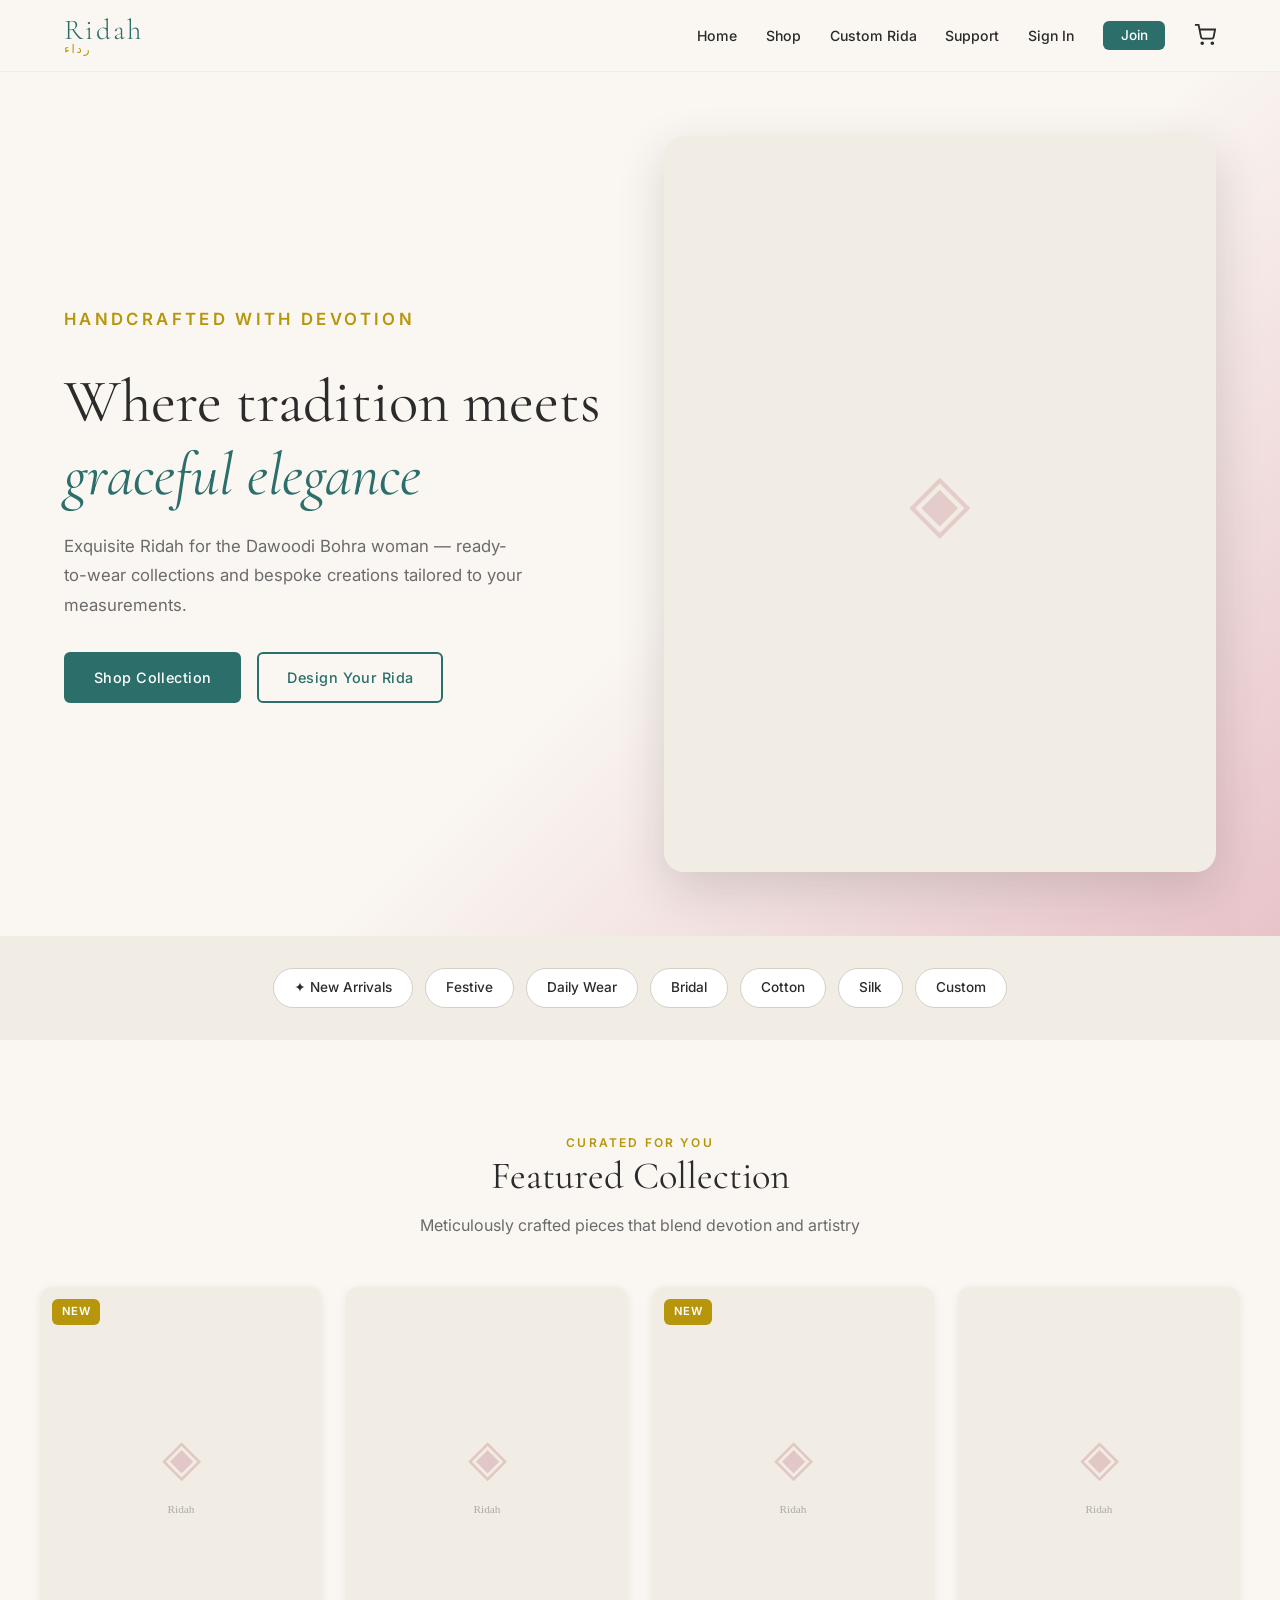
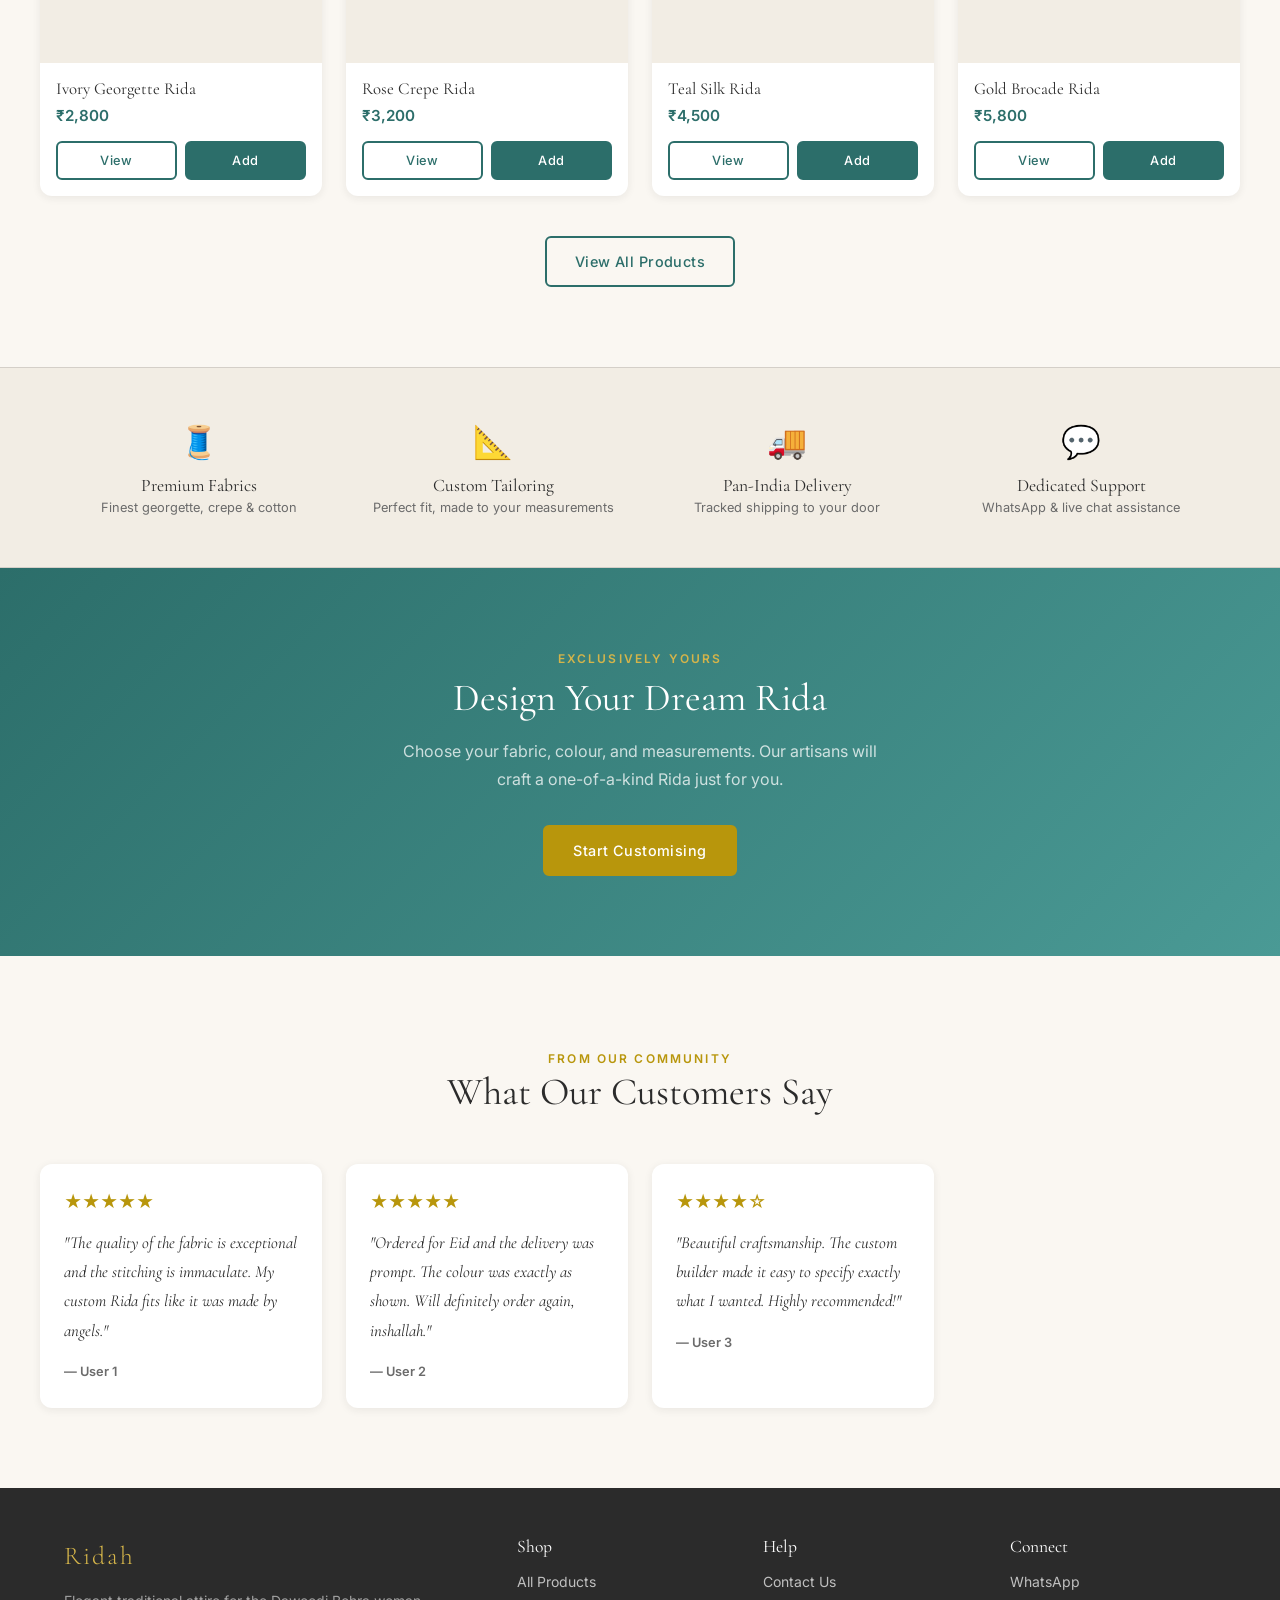
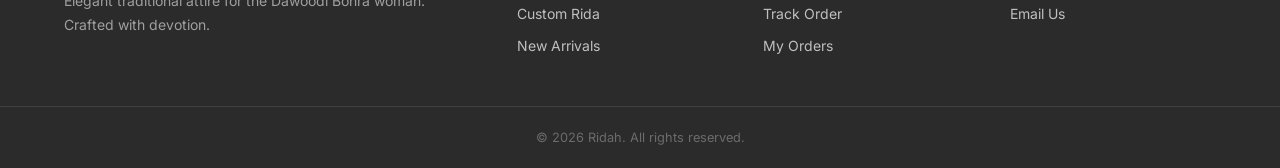
<file: ridah/index.html>
<!DOCTYPE html>
<html lang="en">
<head>
  <meta charset="UTF-8">
  <meta name="viewport" content="width=device-width, initial-scale=1.0">
  <title>Ridah – Traditional Dawoodi Bohra Attire</title>
  <meta name="description" content="Discover exquisite handcrafted Ridah for the Dawoodi Bohra woman. Shop ready-to-wear or design your own custom Rida.">
  <link rel="stylesheet" href="css/style.css">
  <link rel="stylesheet" href="css/custom.css">
</head>
<body>

<header id="site-header"></header>

<main>
  <!-- Hero -->
  <section style="background: linear-gradient(135deg,var(--ivory) 55%,var(--rose-lt) 100%);">
    <div class="hero">
      <div class="hero-content">
        <p class="hero-eyebrow">Handcrafted with devotion</p>
        <h1>Where tradition meets <em>graceful elegance</em></h1>
        <p>Exquisite Ridah for the Dawoodi Bohra woman — ready-to-wear collections and bespoke creations tailored to your measurements.</p>
        <div class="hero-cta">
          <a href="products.html" class="btn btn-primary">Shop Collection</a>
          <a href="custom-rida.html" class="btn btn-outline">Design Your Rida</a>
        </div>
      </div>
      <div class="hero-image">
        <div class="hero-image-placeholder">◈</div>
      </div>
    </div>
  </section>

  <!-- Category pills -->
  <div class="categories-strip">
    <a href="products.html?category=new" class="cat-pill">✦ New Arrivals</a>
    <a href="products.html?category=festive" class="cat-pill">Festive</a>
    <a href="products.html?category=daily" class="cat-pill">Daily Wear</a>
    <a href="products.html?category=bridal" class="cat-pill">Bridal</a>
    <a href="products.html?category=cotton" class="cat-pill">Cotton</a>
    <a href="products.html?category=silk" class="cat-pill">Silk</a>
    <a href="custom-rida.html" class="cat-pill">Custom</a>
  </div>

  <!-- Featured products -->
  <section class="section" style="background:var(--ivory);">
    <div class="section-inner">
      <div class="section-header">
        <p class="eyebrow">Curated for you</p>
        <h2>Featured Collection</h2>
        <p>Meticulously crafted pieces that blend devotion and artistry</p>
      </div>
      <div class="product-grid" id="featured-grid">
        <div class="spinner"></div>
      </div>
      <div style="text-align:center; margin-top:2.5rem;">
        <a href="products.html" class="btn btn-outline">View All Products</a>
      </div>
    </div>
  </section>

  <!-- Trust badges -->
  <div style="background:var(--ivory-dk); border-top:1px solid var(--gray-lt); border-bottom:1px solid var(--gray-lt);">
    <div class="trust-strip">
      <div class="trust-item">
        <div class="trust-icon">🧵</div>
        <h4>Premium Fabrics</h4>
        <p>Finest georgette, crepe & cotton</p>
      </div>
      <div class="trust-item">
        <div class="trust-icon">📐</div>
        <h4>Custom Tailoring</h4>
        <p>Perfect fit, made to your measurements</p>
      </div>
      <div class="trust-item">
        <div class="trust-icon">🚚</div>
        <h4>Pan-India Delivery</h4>
        <p>Tracked shipping to your door</p>
      </div>
      <div class="trust-item">
        <div class="trust-icon">💬</div>
        <h4>Dedicated Support</h4>
        <p>WhatsApp & live chat assistance</p>
      </div>
    </div>
  </div>

  <!-- Custom Rida CTA -->
  <section class="section" style="background: linear-gradient(135deg, var(--teal) 0%, var(--teal-lt) 100%); color:var(--white);">
    <div class="section-inner" style="text-align:center;">
      <p class="eyebrow" style="color:var(--gold-lt);">Exclusively yours</p>
      <h2 style="color:var(--white); margin-bottom:1rem;">Design Your Dream Rida</h2>
      <p style="color:rgba(255,255,255,.75); max-width:500px; margin:0 auto 2rem;">
        Choose your fabric, colour, and measurements. Our artisans will craft a one-of-a-kind Rida just for you.
      </p>
      <a href="custom-rida.html" class="btn btn-gold">Start Customising</a>
    </div>
  </section>

  <!-- Testimonials -->
  <section class="section" style="background:var(--ivory);">
    <div class="section-inner">
      <div class="section-header">
        <p class="eyebrow">From our community</p>
        <h2>What Our Customers Say</h2>
      </div>
      <div class="testimonials-grid">
        <div class="testimonial-card">
          <div class="testimonial-stars">★★★★★</div>
          <p class="testimonial-text">"The quality of the fabric is exceptional and the stitching is immaculate. My custom Rida fits like it was made by angels."</p>
          <p class="testimonial-author">— User 1</p>
        </div>
        <div class="testimonial-card">
          <div class="testimonial-stars">★★★★★</div>
          <p class="testimonial-text">"Ordered for Eid and the delivery was prompt. The colour was exactly as shown. Will definitely order again, inshallah."</p>
          <p class="testimonial-author">— User 2</p>
        </div>
        <div class="testimonial-card">
          <div class="testimonial-stars">★★★★☆</div>
          <p class="testimonial-text">"Beautiful craftsmanship. The custom builder made it easy to specify exactly what I wanted. Highly recommended!"</p>
          <p class="testimonial-author">— User 3</p>
        </div>
      </div>
    </div>
  </section>
</main>

<footer id="site-footer"></footer>

<script src="js/api.js"></script>
<script src="js/main.js"></script>
<script>
document.addEventListener('DOMContentLoaded', async () => {
  try {
    const data = await API.getProducts({ featured: true, limit: 8 });
    renderFeatured(data?.products || data || []);
  } catch (err) {
    renderFeatured(getMockProducts());
  }
});

function renderFeatured(products) {
  const grid = document.getElementById('featured-grid');
  if (!products.length) {
    grid.innerHTML = '<p class="empty-state">No featured products right now.</p>';
    return;
  }
  grid.innerHTML = products.map(p => `
    <div class="product-card">
      <div class="product-card-img">
        ${p.isNew ? '<span class="product-badge">New</span>' : ''}
        <img src="${p.image || 'images/placeholder.svg'}" alt="${p.name}" loading="lazy"
          onerror="this.src='images/placeholder.svg'">
      </div>
      <div class="product-card-body">
        <h3 class="product-card-name">${p.name}</h3>
        <p class="product-card-price">${formatPrice(p.price)}</p>
        <div style="display:flex;gap:.5rem;">
          <a href="product-detail.html?id=${p._id || p.id}" class="btn btn-outline btn-sm" style="flex:1">View</a>
          <button class="btn btn-primary btn-sm" style="flex:1"
            onclick="Cart.add('${p._id || p.id}',1,null,null,{name:'${p.name.replace(/'/g,"\\'")}',price:${p.price},image:'${p.image || ''}'})">
            Add
          </button>
        </div>
      </div>
    </div>
  `).join('');
}

// Mock fallback data
function getMockProducts() {
  return [
    { id:'1', name:'Ivory Georgette Rida', price:2800, image:'', isNew:true },
    { id:'2', name:'Rose Crepe Rida',      price:3200, image:'' },
    { id:'3', name:'Teal Silk Rida',       price:4500, image:'', isNew:true },
    { id:'4', name:'Gold Brocade Rida',    price:5800, image:'' },
  ];
}
</script>
</body>
</html>
</file>
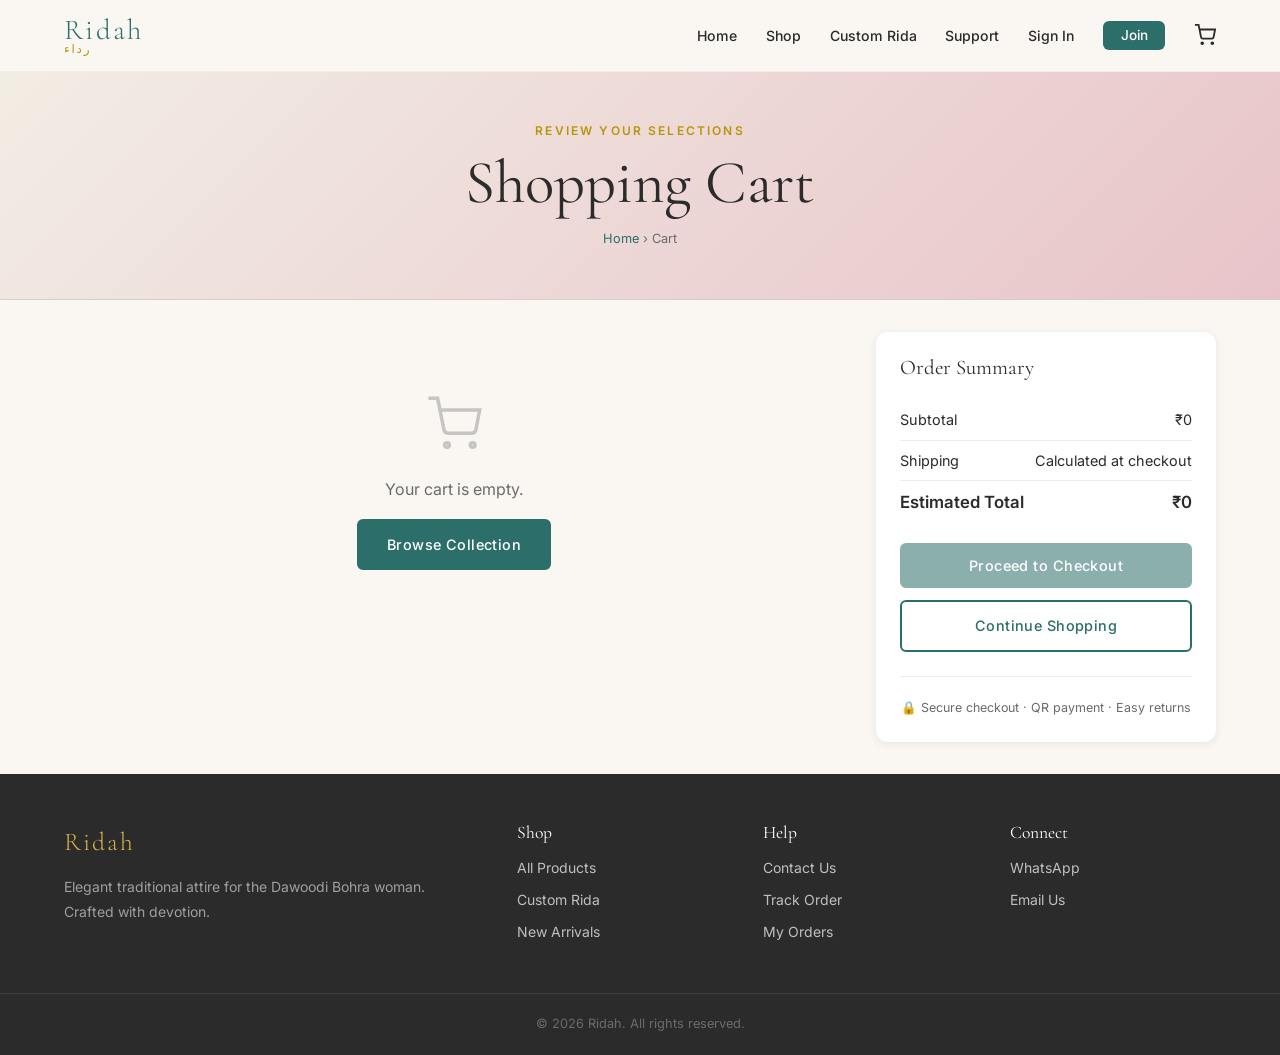
<file: ridah/cart.html>
<!DOCTYPE html>
<html lang="en">
<head>
  <meta charset="UTF-8">
  <meta name="viewport" content="width=device-width, initial-scale=1.0">
  <title>Shopping Cart – Ridah</title>
  <link rel="stylesheet" href="css/style.css">
  <link rel="stylesheet" href="css/custom.css">
</head>
<body>
<header id="site-header"></header>

<div class="page-banner">
  <p class="eyebrow">Review your selections</p>
  <h1>Shopping Cart</h1>
  <p class="breadcrumb"><a href="index.html">Home</a> › Cart</p>
</div>

<main>
<div class="cart-layout">
  <!-- Cart items -->
  <div>
    <div id="cart-items-wrap">
      <div class="spinner"></div>
    </div>
  </div>

  <!-- Order summary -->
  <div>
    <div class="order-summary-card">
      <h3 style="font-family:var(--font-display);font-size:1.3rem;margin-bottom:1.25rem;">Order Summary</h3>
      <div id="summary-rows">
        <div class="summary-row"><span>Subtotal</span><span id="sum-subtotal">—</span></div>
        <div class="summary-row"><span>Shipping</span><span id="sum-shipping">Calculated at checkout</span></div>
        <div class="summary-row total"><span>Estimated Total</span><span id="sum-total">—</span></div>
      </div>
      <button class="btn btn-primary btn-full" id="checkout-btn" style="margin-top:1.25rem;"
              onclick="proceedToCheckout()">
        Proceed to Checkout
      </button>
      <a href="products.html" class="btn btn-outline btn-full" style="margin-top:.75rem;">Continue Shopping</a>

      <div style="margin-top:1.5rem;padding-top:1.25rem;border-top:1px solid var(--ivory-dk);">
        <p style="font-size:.78rem;color:var(--gray);text-align:center;">
          🔒 Secure checkout · QR payment · Easy returns
        </p>
      </div>
    </div>
  </div>
</div>
</main>

<footer id="site-footer"></footer>
<script src="js/api.js"></script>
<script src="js/main.js"></script>
<script>
// Cache of fetched product details: { productId: productData }
const productCache = {};

document.addEventListener('DOMContentLoaded', () => {
  renderCart();
});

async function renderCart() {
  const items = Cart.get();
  const wrap  = document.getElementById('cart-items-wrap');

  if (!items.length) {
    wrap.innerHTML = `<div class="empty-state">
      <svg width="56" height="56" viewBox="0 0 24 24" fill="none" stroke="currentColor" stroke-width="1.5"><circle cx="9" cy="21" r="1"/><circle cx="20" cy="21" r="1"/><path d="M1 1h4l2.68 13.39a2 2 0 0 0 2 1.61h9.72a2 2 0 0 0 2-1.61L23 6H6"/></svg>
      <p>Your cart is empty.</p>
      <a href="products.html" class="btn btn-primary" style="margin-top:1rem;">Browse Collection</a>
    </div>`;
    updateSummary([], 0);
    document.getElementById('checkout-btn').disabled = true;
    return;
  }

  wrap.innerHTML = '<div class="spinner"></div>';

  // Fetch product details for regular items
  const enriched = await Promise.all(items.map(async item => {
    if (item.customOrderId) return { ...item, name: item.name || 'Custom Rida', price: item.price || 0 };
    if (item.name && item.price) return item; // already have meta from add()
    try {
      if (!productCache[item.productId]) {
        productCache[item.productId] = await API.getProduct(item.productId);
      }
      const p = productCache[item.productId];
      return { ...item, name: p.name, price: p.price, image: p.image || '' };
    } catch {
      return { ...item, name: 'Product', price: 0 };
    }
  }));

  let subtotal = 0;
  wrap.innerHTML = enriched.map(item => {
    const lineTotal = (item.price || 0) * item.qty;
    subtotal += lineTotal;
    return `
    <div class="cart-item" id="ci-${item._key}">
      <div class="cart-item-img">
        <img src="${item.image || 'images/placeholder.svg'}" alt="${item.name}" onerror="this.src='images/placeholder.svg'">
      </div>
      <div>
        <p class="cart-item-name">${item.name}</p>
        <p class="cart-item-meta">${item.size ? 'Size: ' + item.size : ''}${item.customOrderId ? 'Custom Order' : ''}</p>
        <div class="qty-selector" style="margin-top:.5rem;">
          <button class="qty-btn" onclick="updateQty('${item._key}', ${item.qty-1})">−</button>
          <span class="qty-display">${item.qty}</span>
          <button class="qty-btn" onclick="updateQty('${item._key}', ${item.qty+1})">+</button>
        </div>
        <p style="font-size:.85rem;color:var(--teal);font-weight:600;margin-top:.4rem;">${formatPrice(lineTotal)}</p>
      </div>
      <button onclick="removeItem('${item._key}')" title="Remove" style="color:var(--gray);font-size:1.1rem;align-self:flex-start;">✕</button>
    </div>`;
  }).join('');

  updateSummary(enriched, subtotal);
}

function updateSummary(items, subtotal) {
  document.getElementById('sum-subtotal').textContent = formatPrice(subtotal);
  document.getElementById('sum-total').textContent    = formatPrice(subtotal); // shipping TBD at checkout
}

function updateQty(key, newQty) {
  Cart.update(key, Math.max(0, newQty));
  renderCart();
}

function removeItem(key) {
  Cart.remove(key);
  renderCart();
}

function proceedToCheckout() {
  const items = Cart.get();
  if (!items.length) return;
  window.location.href = 'checkout.html';
}
</script>
</body>
</html>
</file>
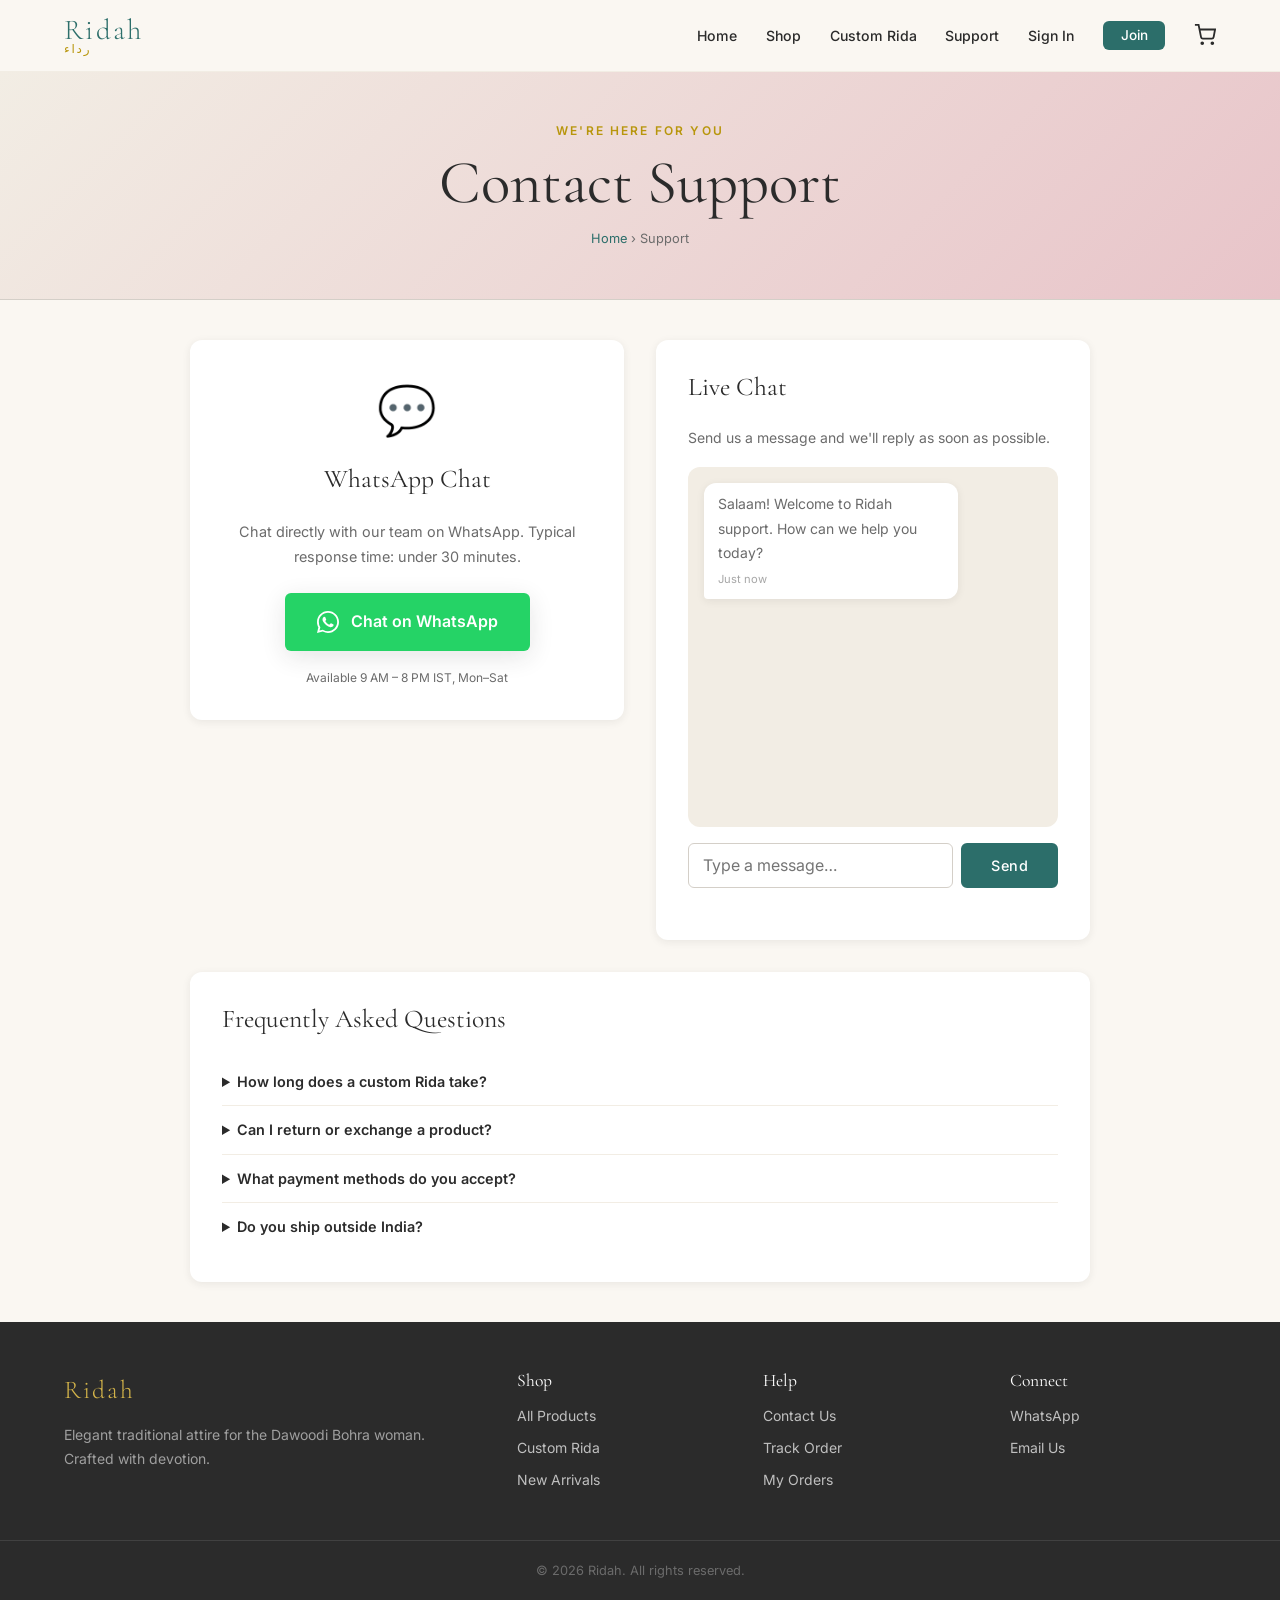
<file: ridah/chat.html>
<!DOCTYPE html>
<html lang="en">
<head>
  <meta charset="UTF-8">
  <meta name="viewport" content="width=device-width, initial-scale=1.0">
  <title>Support – Ridah</title>
  <link rel="stylesheet" href="css/style.css">
  <link rel="stylesheet" href="css/custom.css">
</head>
<body>
<header id="site-header"></header>

<div class="page-banner">
  <p class="eyebrow">We're here for you</p>
  <h1>Contact Support</h1>
  <p class="breadcrumb"><a href="index.html">Home</a> › Support</p>
</div>

<main style="padding:2.5rem 1.5rem;">
  <div style="max-width:900px;margin:0 auto;display:grid;grid-template-columns:1fr 1fr;gap:2rem;align-items:start;">

    <!-- WhatsApp -->
    <div class="form-card" style="text-align:center;">
      <div style="font-size:3rem;margin-bottom:1rem;">💬</div>
      <h3 class="form-title">WhatsApp Chat</h3>
      <p style="margin-bottom:1.5rem;font-size:.9rem;">Chat directly with our team on WhatsApp. Typical response time: under 30 minutes.</p>
      <a id="wa-link" href="#" target="_blank" class="whatsapp-btn">
        <svg width="22" height="22" viewBox="0 0 24 24" fill="currentColor"><path d="M17.472 14.382c-.297-.149-1.758-.867-2.03-.967-.273-.099-.471-.148-.67.15-.197.297-.767.966-.94 1.164-.173.199-.347.223-.644.075-.297-.15-1.255-.463-2.39-1.475-.883-.788-1.48-1.761-1.653-2.059-.173-.297-.018-.458.13-.606.134-.133.298-.347.446-.52.149-.174.198-.298.298-.497.099-.198.05-.371-.025-.52-.075-.149-.669-1.612-.916-2.207-.242-.579-.487-.5-.669-.51-.173-.008-.371-.01-.57-.01-.198 0-.52.074-.792.372-.272.297-1.04 1.016-1.04 2.479 0 1.462 1.065 2.875 1.213 3.074.149.198 2.096 3.2 5.077 4.487.709.306 1.262.489 1.694.625.712.227 1.36.195 1.871.118.571-.085 1.758-.719 2.006-1.413.248-.694.248-1.289.173-1.413-.074-.124-.272-.198-.57-.347z"/><path d="M12 0C5.373 0 0 5.373 0 12c0 2.125.557 4.126 1.533 5.862L0 24l6.335-1.61A11.945 11.945 0 0 0 12 24c6.627 0 12-5.373 12-12S18.627 0 12 0zm0 22c-1.885 0-3.64-.49-5.17-1.348l-.371-.219-3.762.957.997-3.672-.24-.384A9.955 9.955 0 0 1 2 12C2 6.477 6.477 2 12 2s10 4.477 10 10-4.477 10-10 10z"/></svg>
        Chat on WhatsApp
      </a>
      <p style="font-size:.75rem;color:var(--gray);margin-top:1rem;">Available 9 AM – 8 PM IST, Mon–Sat</p>
    </div>

    <!-- Live Chat -->
    <div class="form-card">
      <h3 class="form-title">Live Chat</h3>
      <p style="font-size:.875rem;margin-bottom:1rem;">Send us a message and we'll reply as soon as possible.</p>

      <div class="chat-messages" id="chat-messages">
        <div class="msg msg-in">
          <p>Salaam! Welcome to Ridah support. How can we help you today?</p>
          <p class="msg-time">Just now</p>
        </div>
      </div>

      <div class="chat-input-row">
        <input type="text" id="chat-input" placeholder="Type a message…" onkeydown="if(event.key==='Enter')sendMsg()">
        <button class="btn btn-primary" onclick="sendMsg()">Send</button>
      </div>

      <p id="chat-typing" style="font-size:.75rem;color:var(--gray);margin-top:.5rem;min-height:1em;"></p>
    </div>
  </div>

  <!-- FAQ -->
  <div style="max-width:900px;margin:2rem auto 0;">
    <div class="form-card">
      <h3 class="form-title">Frequently Asked Questions</h3>
      <div id="faqs">
        <details style="border-bottom:1px solid var(--ivory-dk);padding:.75rem 0;">
          <summary style="font-weight:600;cursor:pointer;font-size:.9rem;">How long does a custom Rida take?</summary>
          <p style="font-size:.85rem;padding:.5rem 0;">Custom orders typically take 10–14 working days from confirmation, depending on fabric availability and complexity.</p>
        </details>
        <details style="border-bottom:1px solid var(--ivory-dk);padding:.75rem 0;">
          <summary style="font-weight:600;cursor:pointer;font-size:.9rem;">Can I return or exchange a product?</summary>
          <p style="font-size:.85rem;padding:.5rem 0;">Ready-to-wear items can be exchanged within 7 days of delivery. Custom orders are non-returnable as they are made to your measurements.</p>
        </details>
        <details style="border-bottom:1px solid var(--ivory-dk);padding:.75rem 0;">
          <summary style="font-weight:600;cursor:pointer;font-size:.9rem;">What payment methods do you accept?</summary>
          <p style="font-size:.85rem;padding:.5rem 0;">We accept UPI payments via QR code (GPay, PhonePe, Paytm, BHIM). Bank transfer is available for orders above ₹5,000.</p>
        </details>
        <details style="padding:.75rem 0;">
          <summary style="font-weight:600;cursor:pointer;font-size:.9rem;">Do you ship outside India?</summary>
          <p style="font-size:.85rem;padding:.5rem 0;">Yes! We ship worldwide. International shipping charges and timelines vary by destination. Contact us on WhatsApp for a quote.</p>
        </details>
      </div>
    </div>
  </div>
</main>

<footer id="site-footer"></footer>
<script src="js/api.js"></script>
<script src="js/main.js"></script>
<script>
let sessionId = localStorage.getItem('ridah_chat_session') || ('sess_' + Date.now());
localStorage.setItem('ridah_chat_session', sessionId);

document.addEventListener('DOMContentLoaded', () => {
  // Set WhatsApp link
  document.getElementById('wa-link').href =
    `https://wa.me/${WHATSAPP_NUMBER}?text=${encodeURIComponent('Salaam! I need help with my Ridah order.')}`;

  // Pre-fill user info if logged in
  const user = Auth.getUser();
  if (user) {
    appendMsg(`You are chatting as ${user.name || user.email}`, 'system');
  }

  // Load chat history
  loadHistory();
});

async function loadHistory() {
  try {
    const history = await API.getChatHistory(sessionId);
    const msgs = history?.messages || [];
    msgs.forEach(m => appendMsg(m.text, m.sender === 'user' ? 'out' : 'in', m.timestamp));
  } catch {
    // No history yet, that's fine
  }
}

async function sendMsg() {
  const input = document.getElementById('chat-input');
  const text  = input.value.trim();
  if (!text) return;

  input.value = '';
  appendMsg(text, 'out');

  const typing = document.getElementById('chat-typing');
  typing.textContent = 'Support team is typing…';

  const user = Auth.getUser();
  const payload = {
    sessionId,
    message: text,
    ...(user && { name: user.name, email: user.email }),
  };

  try {
    const res = await API.sendMessage(payload);
    typing.textContent = '';
    if (res?.reply) appendMsg(res.reply, 'in');
    else            appendMsg('Thank you for your message. Our team will respond shortly.', 'in');
  } catch {
    typing.textContent = '';
    appendMsg('Message sent. We'll get back to you via WhatsApp or email shortly.', 'in');
  }
}

function appendMsg(text, type = 'in', timestamp = null) {
  const el = document.getElementById('chat-messages');
  if (type === 'system') {
    el.innerHTML += `<p style="text-align:center;font-size:.73rem;color:var(--gray);padding:.25rem 0;">${text}</p>`;
  } else {
    const time = timestamp ? new Date(timestamp).toLocaleTimeString('en-IN', { hour:'2-digit', minute:'2-digit' }) : 'Just now';
    el.innerHTML += `
      <div class="msg msg-${type}">
        <p>${text}</p>
        <p class="msg-time">${time}</p>
      </div>`;
  }
  el.scrollTop = el.scrollHeight;
}
</script>
</body>
</html>
</file>
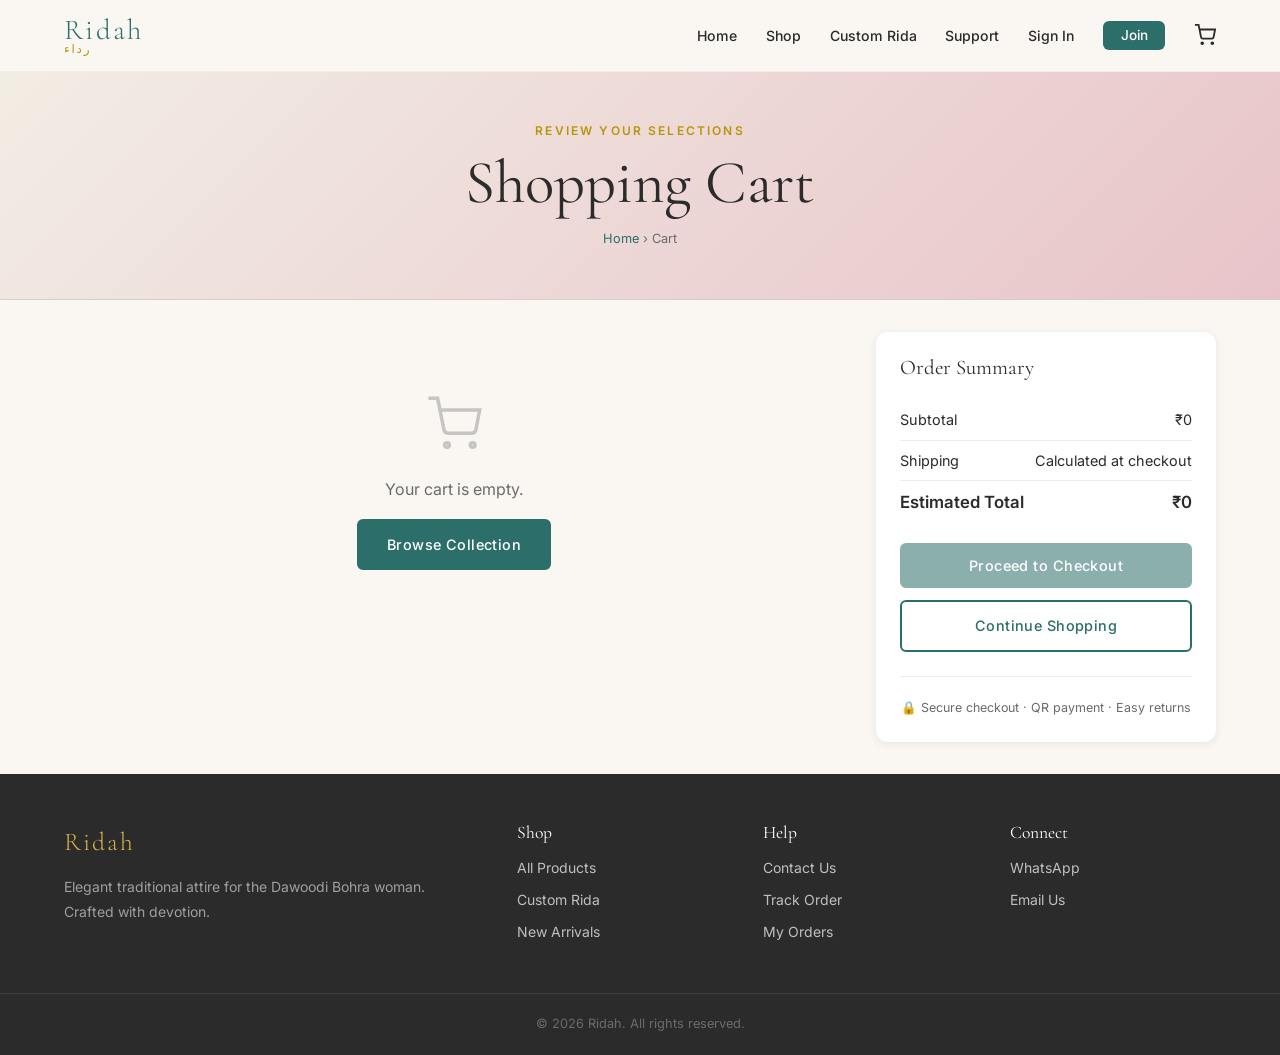
<file: ridah/checkout.html>
<!DOCTYPE html>
<html lang="en">
<head>
  <meta charset="UTF-8">
  <meta name="viewport" content="width=device-width, initial-scale=1.0">
  <title>Checkout – Ridah</title>
  <link rel="stylesheet" href="css/style.css">
  <link rel="stylesheet" href="css/custom.css">
</head>
<body>
<header id="site-header"></header>

<div class="page-banner">
  <p class="eyebrow">Almost there</p>
  <h1>Checkout</h1>
  <p class="breadcrumb"><a href="index.html">Home</a> › <a href="cart.html">Cart</a> › Checkout</p>
</div>

<main>
<div class="cart-layout" style="padding-top:2rem;">
  <!-- Shipping form -->
  <div>
    <div class="form-card" style="margin-bottom:1.5rem;">
      <h3 class="form-title">Shipping Address</h3>
      <div class="form-row">
        <div class="form-group">
          <label>First Name *</label>
          <input type="text" id="sh-fname" required>
        </div>
        <div class="form-group">
          <label>Last Name</label>
          <input type="text" id="sh-lname">
        </div>
      </div>
      <div class="form-group">
        <label>Phone Number *</label>
        <input type="tel" id="sh-phone" placeholder="+91 99999 99999" required>
      </div>
      <div class="form-group">
        <label>Address Line 1 *</label>
        <input type="text" id="sh-addr1" placeholder="House/flat number, building name" required>
      </div>
      <div class="form-group">
        <label>Address Line 2</label>
        <input type="text" id="sh-addr2" placeholder="Street, locality">
      </div>
      <div class="form-row">
        <div class="form-group">
          <label>City *</label>
          <input type="text" id="sh-city" required>
        </div>
        <div class="form-group">
          <label>State *</label>
          <input type="text" id="sh-state" required>
        </div>
      </div>
      <div class="form-row">
        <div class="form-group">
          <label>PIN Code *</label>
          <input type="text" id="sh-pin" placeholder="400001" maxlength="6" required>
        </div>
        <div class="form-group">
          <label>Country</label>
          <input type="text" id="sh-country" value="India">
        </div>
      </div>
    </div>

    <div class="form-card">
      <h3 class="form-title">Shipping Method</h3>
      <label class="filter-option" style="padding:.75rem;border:1.5px solid var(--teal);border-radius:var(--radius-sm);margin-bottom:.5rem;background:rgba(44,110,106,.04);">
        <input type="radio" name="shipping" value="standard" checked>
        <div style="margin-left:.5rem;">
          <p style="font-weight:600;font-size:.875rem;">Standard Delivery (5–7 days)</p>
          <p style="font-size:.78rem;color:var(--gray);">Free on orders above ₹2,000</p>
        </div>
        <span style="margin-left:auto;font-weight:600;font-size:.875rem;" id="ship-std-price">FREE</span>
      </label>
      <label class="filter-option" style="padding:.75rem;border:1.5px solid var(--gray-lt);border-radius:var(--radius-sm);background:var(--white);">
        <input type="radio" name="shipping" value="express">
        <div style="margin-left:.5rem;">
          <p style="font-weight:600;font-size:.875rem;">Express Delivery (2–3 days)</p>
          <p style="font-size:.78rem;color:var(--gray);">Tracked door-to-door delivery</p>
        </div>
        <span style="margin-left:auto;font-weight:600;font-size:.875rem;">₹120</span>
      </label>
    </div>
  </div>

  <!-- Summary -->
  <div>
    <div class="order-summary-card">
      <h3 style="font-family:var(--font-display);font-size:1.3rem;margin-bottom:1.25rem;">Your Order</h3>
      <div id="order-items-summary" style="margin-bottom:1rem;font-size:.85rem;color:var(--gray);">
        <div class="spinner" style="margin:1rem auto;"></div>
      </div>
      <div class="summary-row"><span>Subtotal</span><span id="co-subtotal">—</span></div>
      <div class="summary-row"><span>Shipping</span><span id="co-shipping">—</span></div>
      <div class="summary-row total"><span>Total</span><span id="co-total">—</span></div>
      <p style="font-size:.75rem;color:var(--gray);margin:.75rem 0 1rem;">Payment via QR code on next step</p>
      <button class="btn btn-primary btn-full" id="place-btn" onclick="placeOrder()">Place Order →</button>
    </div>
  </div>
</div>
</main>

<footer id="site-footer"></footer>
<script src="js/api.js"></script>
<script src="js/main.js"></script>
<script>
let cartItems = [];
let subtotal  = 0;

document.addEventListener('DOMContentLoaded', async () => {
  if (!Cart.count()) { window.location.href = 'cart.html'; return; }

  // Pre-fill from profile if logged in
  if (Auth.isLoggedIn()) {
    try {
      const user = await API.getProfile();
      if (user?.name) {
        const parts = (user.name || '').split(' ');
        document.getElementById('sh-fname').value = parts[0] || '';
        document.getElementById('sh-lname').value = parts.slice(1).join(' ') || '';
      }
      if (user?.phone)   document.getElementById('sh-phone').value  = user.phone;
      if (user?.address) document.getElementById('sh-addr1').value  = user.address;
    } catch {}
  }

  buildSummary();

  // Update shipping cost on radio change
  document.querySelectorAll('input[name=shipping]').forEach(r => r.addEventListener('change', buildSummary));
});

async function buildSummary() {
  cartItems = Cart.get();
  const summEl = document.getElementById('order-items-summary');
  subtotal = 0;

  // Compute from cached meta first (price stored on add)
  cartItems.forEach(i => { subtotal += (i.price || 0) * i.qty; });

  const shippingMethod = document.querySelector('input[name=shipping]:checked')?.value;
  const shippingCost   = shippingMethod === 'express' ? 120 : (subtotal >= 2000 ? 0 : 80);
  const total          = subtotal + shippingCost;

  summEl.innerHTML = cartItems.map(i => `
    <div style="display:flex;justify-content:space-between;padding:.35rem 0;border-bottom:1px solid var(--ivory-dk);">
      <span>${i.name || 'Item'} × ${i.qty}${i.size ? ' ('+i.size+')' : ''}</span>
      <span>${formatPrice((i.price||0)*i.qty)}</span>
    </div>`).join('');

  document.getElementById('co-subtotal').textContent = formatPrice(subtotal);
  document.getElementById('co-shipping').textContent = shippingCost === 0 ? 'FREE' : formatPrice(shippingCost);
  document.getElementById('co-total').textContent    = formatPrice(total);
  document.getElementById('ship-std-price').textContent = subtotal >= 2000 ? 'FREE' : formatPrice(80);
}

async function placeOrder() {
  // Validate required fields
  const required = ['sh-fname','sh-phone','sh-addr1','sh-city','sh-state','sh-pin'];
  for (const id of required) {
    if (!document.getElementById(id).value.trim()) {
      Toast.show('Please fill in all required shipping fields.', 'error');
      document.getElementById(id).focus();
      return;
    }
  }

  const btn = document.getElementById('place-btn');
  btn.disabled = true;
  btn.textContent = 'Placing order…';

  const shippingAddress = {
    name:    `${document.getElementById('sh-fname').value.trim()} ${document.getElementById('sh-lname').value.trim()}`.trim(),
    phone:   document.getElementById('sh-phone').value.trim(),
    line1:   document.getElementById('sh-addr1').value.trim(),
    line2:   document.getElementById('sh-addr2').value.trim(),
    city:    document.getElementById('sh-city').value.trim(),
    state:   document.getElementById('sh-state').value.trim(),
    pin:     document.getElementById('sh-pin').value.trim(),
    country: document.getElementById('sh-country').value.trim() || 'India',
  };

  const shippingMethod = document.querySelector('input[name=shipping]:checked')?.value || 'standard';

  const payload = {
    items: cartItems.map(i => ({
      productId:     i.productId,
      customOrderId: i.customOrderId,
      qty:           i.qty,
      size:          i.size,
    })),
    shippingAddress,
    shippingMethod,
    paymentMethod: 'qr',
  };

  try {
    const res = await API.placeOrder(payload);
    const orderId = res?.orderId || res?._id;
    Cart.clear();
    Toast.show('Order placed! Proceeding to payment…', 'success');
    setTimeout(() => window.location.href = `payment.html?orderId=${orderId}`, 800);
  } catch (err) {
    // Demo fallback: simulate an order
    const demoId = 'DEMO-' + Date.now();
    Cart.clear();
    Toast.show('Demo mode: redirecting to payment', 'info');
    setTimeout(() => window.location.href = `payment.html?orderId=${demoId}`, 800);
  }
}
</script>
</body>
</html>
</file>
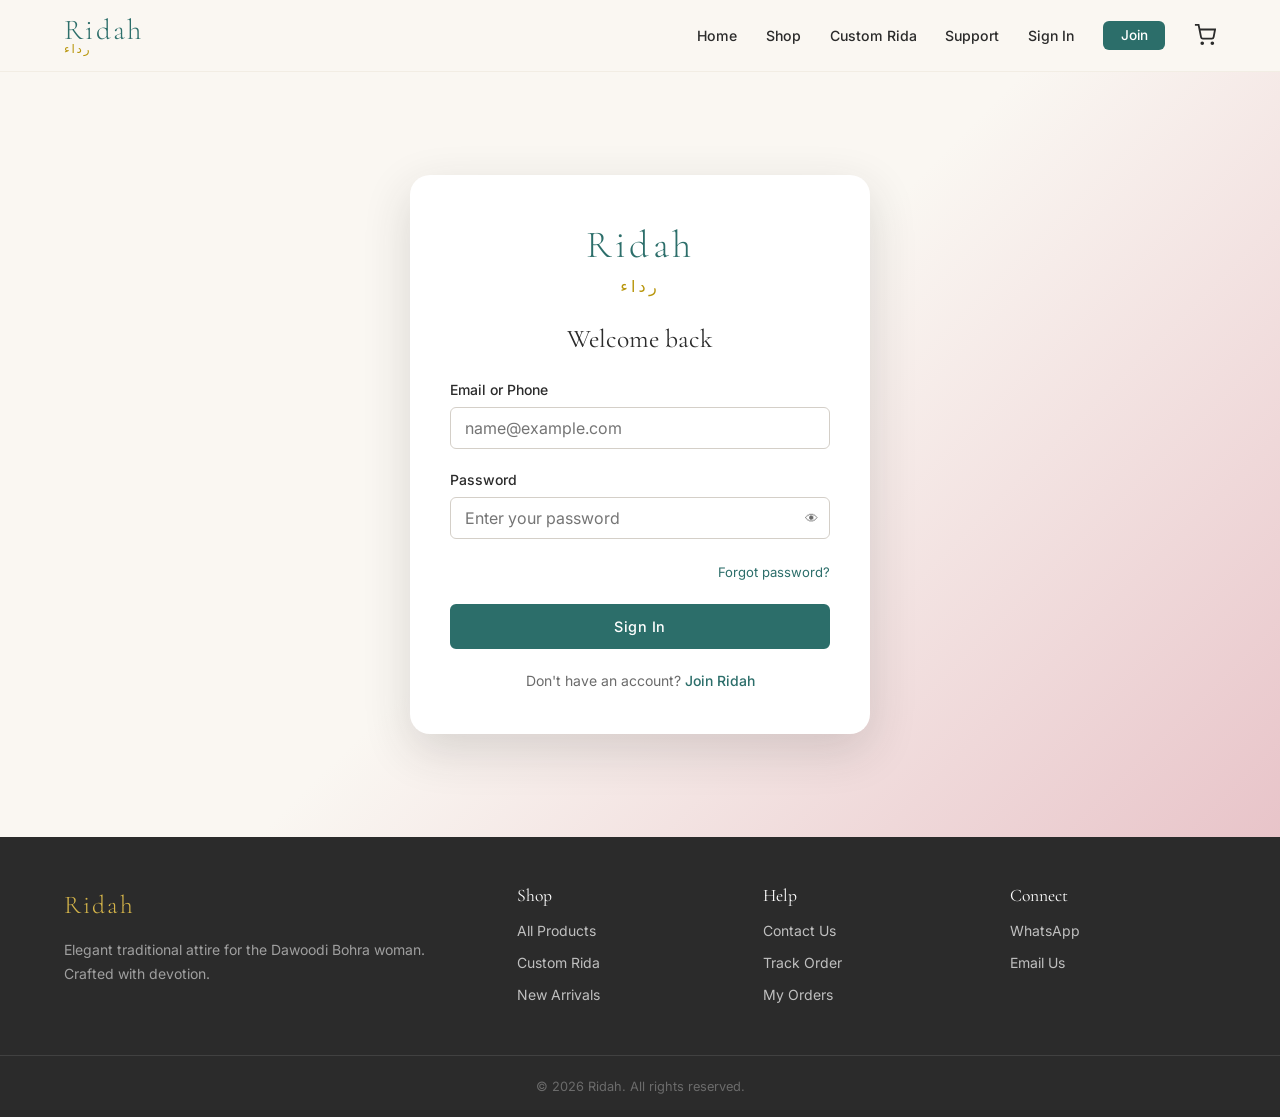
<file: ridah/login.html>
<!DOCTYPE html>
<html lang="en">
<head>
  <meta charset="UTF-8">
  <meta name="viewport" content="width=device-width, initial-scale=1.0">
  <title>Sign In – Ridah</title>
  <link rel="stylesheet" href="css/style.css">
  <link rel="stylesheet" href="css/custom.css">
</head>
<body>
<header id="site-header"></header>

<main class="auth-page">
  <div class="auth-card">
    <div class="auth-logo">
      <a href="index.html">
        <div class="logo-text">Ridah</div>
        <div class="logo-sub">رداء</div>
      </a>
    </div>

    <h2 class="form-title" style="text-align:center;">Welcome back</h2>

    <div id="login-error" style="display:none;" class="error-state" style="margin-bottom:1rem;"></div>

    <div class="form-group">
      <label for="email">Email or Phone</label>
      <input type="text" id="email" placeholder="name@example.com" autocomplete="username">
    </div>
    <div class="form-group">
      <label for="password">Password</label>
      <div style="position:relative;">
        <input type="password" id="password" placeholder="Enter your password" autocomplete="current-password">
        <button type="button" onclick="togglePw()" style="position:absolute;right:.75rem;top:50%;transform:translateY(-50%);color:var(--gray);" id="pw-toggle">👁</button>
      </div>
    </div>

    <div style="text-align:right;margin-bottom:1.25rem;">
      <a href="#" style="font-size:.82rem;color:var(--teal);">Forgot password?</a>
    </div>

    <button class="btn btn-primary btn-full" id="login-btn" onclick="doLogin()">Sign In</button>

    <p class="form-footer" style="margin-top:1.25rem;">
      Don't have an account? <a href="signup.html">Join Ridah</a>
    </p>
  </div>
</main>

<footer id="site-footer"></footer>
<script src="js/api.js"></script>
<script src="js/main.js"></script>
<script>
// Redirect if already logged in
document.addEventListener('DOMContentLoaded', () => {
  if (Auth.isLoggedIn()) {
    window.location.href = getParam('redirect') || 'index.html';
  }
  // Allow Enter key
  document.getElementById('password').addEventListener('keydown', e => {
    if (e.key === 'Enter') doLogin();
  });
});

function togglePw() {
  const pw = document.getElementById('password');
  const btn = document.getElementById('pw-toggle');
  if (pw.type === 'password') { pw.type = 'text'; btn.textContent = '🙈'; }
  else { pw.type = 'password'; btn.textContent = '👁'; }
}

async function doLogin() {
  const emailVal = document.getElementById('email').value.trim();
  const pwVal    = document.getElementById('password').value;
  const errEl    = document.getElementById('login-error');
  const btn      = document.getElementById('login-btn');

  errEl.style.display = 'none';
  if (!emailVal || !pwVal) {
    showLoginError('Please enter your email/phone and password.');
    return;
  }

  btn.disabled = true;
  btn.textContent = 'Signing in…';

  try {
    const res = await API.login({ email: emailVal, phone: emailVal, password: pwVal });
    Auth.setToken(res.token || res.accessToken);
    Auth.setUser(res.user || { name: emailVal });
    Toast.show('Welcome back!', 'success');
    setTimeout(() => {
      window.location.href = getParam('redirect') || 'index.html';
    }, 600);
  } catch (err) {
    showLoginError(err.message || 'Invalid credentials. Please try again.');
    btn.disabled = false;
    btn.textContent = 'Sign In';
  }
}

function showLoginError(msg) {
  const el = document.getElementById('login-error');
  el.textContent = msg;
  el.style.display = 'block';
}
</script>
</body>
</html>
</file>
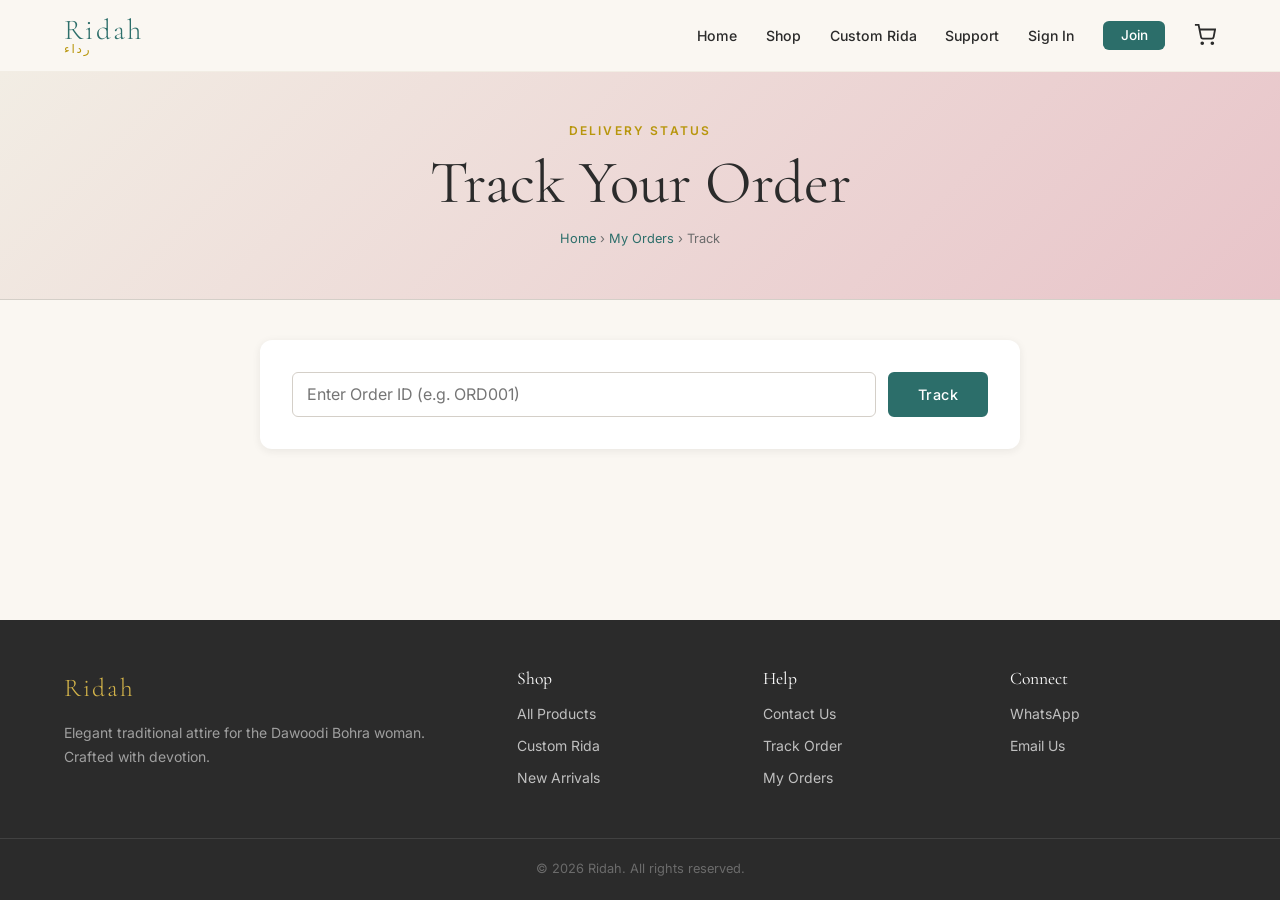
<file: ridah/order-tracking.html>
<!DOCTYPE html>
<html lang="en">
<head>
  <meta charset="UTF-8">
  <meta name="viewport" content="width=device-width, initial-scale=1.0">
  <title>Track Order – Ridah</title>
  <link rel="stylesheet" href="css/style.css">
  <link rel="stylesheet" href="css/custom.css">
</head>
<body>
<header id="site-header"></header>

<div class="page-banner">
  <p class="eyebrow">Delivery status</p>
  <h1>Track Your Order</h1>
  <p class="breadcrumb"><a href="index.html">Home</a> › <a href="profile.html">My Orders</a> › Track</p>
</div>

<main style="padding:2.5rem 1.5rem;">
  <div style="max-width:760px;margin:0 auto;">
    <!-- Order ID search -->
    <div class="form-card" style="margin-bottom:1.5rem;">
      <div style="display:flex;gap:.75rem;">
        <input type="text" id="order-input" placeholder="Enter Order ID (e.g. ORD001)" style="flex:1;">
        <button class="btn btn-primary" onclick="fetchTracking()">Track</button>
      </div>
    </div>

    <div id="tracking-wrap"></div>
  </div>
</main>

<footer id="site-footer"></footer>
<script src="js/api.js"></script>
<script src="js/main.js"></script>
<script>
let pollTimer = null;

const STATUSES = [
  { key:'placed',      label:'Order Placed',          icon:'📦' },
  { key:'confirmed',   label:'Order Confirmed',        icon:'✅' },
  { key:'processing',  label:'Being Prepared',         icon:'🧵' },
  { key:'shipped',     label:'Shipped',                icon:'🚚' },
  { key:'out_for_delivery', label:'Out for Delivery',  icon:'📍' },
  { key:'delivered',   label:'Delivered',              icon:'🏠' },
];

document.addEventListener('DOMContentLoaded', () => {
  const id = getParam('orderId');
  if (id) {
    document.getElementById('order-input').value = id;
    fetchTracking();
  }
});

async function fetchTracking() {
  clearInterval(pollTimer);
  const id = document.getElementById('order-input').value.trim();
  if (!id) { Toast.show('Please enter an Order ID', 'error'); return; }

  const wrap = document.getElementById('tracking-wrap');
  wrap.innerHTML = '<div class="spinner"></div>';

  try {
    const data = await API.getOrderTracking(id);
    renderTracking(id, data);
  } catch {
    renderTracking(id, getMockTracking());
    Toast.show('Demo tracking data shown', 'info');
  }

  // Poll every 30 seconds
  pollTimer = setInterval(async () => {
    try {
      const data = await API.getOrderTracking(id);
      renderTracking(id, data);
      if (data.currentStatus === 'delivered') clearInterval(pollTimer);
    } catch {}
  }, 30000);
}

function renderTracking(orderId, data) {
  const wrap = document.getElementById('tracking-wrap');
  const currentIdx = STATUSES.findIndex(s => s.key === data.currentStatus);

  wrap.innerHTML = `
    <div class="form-card" style="margin-bottom:1.5rem;">
      <div style="display:flex;justify-content:space-between;align-items:flex-start;flex-wrap:wrap;gap:1rem;margin-bottom:1.5rem;">
        <div>
          <p class="eyebrow">Order ID</p>
          <h3 style="font-family:var(--font-display);font-size:1.5rem;">#${orderId}</h3>
        </div>
        ${data.estimatedDelivery ? `
        <div style="text-align:right;">
          <p class="eyebrow">Estimated Delivery</p>
          <p style="font-weight:600;color:var(--charcoal);">${new Date(data.estimatedDelivery).toLocaleDateString('en-IN',{weekday:'short',day:'numeric',month:'short'})}</p>
        </div>` : ''}
      </div>

      <!-- Progress bar -->
      <div style="position:relative;margin-bottom:2rem;">
        <div style="height:4px;background:var(--gray-lt);border-radius:2px;position:relative;overflow:hidden;">
          <div style="height:100%;background:var(--teal);border-radius:2px;width:${currentIdx >= 0 ? Math.min(100, ((currentIdx+1)/STATUSES.length)*100) : 0}%;transition:width .5s ease;"></div>
        </div>
      </div>

      <!-- Timeline -->
      <ul class="tracking-timeline">
        ${STATUSES.map((s, i) => {
          const isDone    = i < currentIdx;
          const isCurrent = i === currentIdx;
          const update    = data.updates?.find(u => u.status === s.key);
          return `
          <li class="timeline-item ${isDone?'done':''} ${isCurrent?'current':''}">
            <p class="timeline-item-title">${s.icon} ${s.label}</p>
            ${update ? `<p class="timeline-item-sub">${new Date(update.timestamp).toLocaleString('en-IN',{dateStyle:'medium',timeStyle:'short'})}${update.note ? ' · ' + update.note : ''}</p>` : ''}
            ${isCurrent && !update ? `<p class="timeline-item-sub" style="color:var(--gold);">In progress…</p>` : ''}
          </li>`;
        }).join('')}
      </ul>
    </div>

    ${data.courier ? `
    <div class="form-card">
      <h4 style="font-family:var(--font-display);margin-bottom:1rem;">Courier Information</h4>
      <div style="font-size:.875rem;display:flex;flex-direction:column;gap:.4rem;">
        <div style="display:flex;justify-content:space-between;">
          <span style="color:var(--gray);">Courier</span>
          <span style="font-weight:500;">${data.courier.name || '—'}</span>
        </div>
        <div style="display:flex;justify-content:space-between;">
          <span style="color:var(--gray);">Tracking Number</span>
          <span style="font-weight:500;font-family:monospace;">${data.courier.trackingNumber || '—'}</span>
        </div>
        ${data.courier.trackingUrl ? `
        <div style="margin-top:.75rem;">
          <a href="${data.courier.trackingUrl}" target="_blank" class="btn btn-outline btn-sm">
            Track on Courier Website →
          </a>
        </div>` : ''}
      </div>
    </div>` : ''}`;
}

function getMockTracking() {
  return {
    currentStatus: 'shipped',
    estimatedDelivery: new Date(Date.now() + 2 * 86400000).toISOString(),
    updates: [
      { status:'placed',    timestamp: new Date(Date.now() - 4*86400000).toISOString(), note:'Order received' },
      { status:'confirmed', timestamp: new Date(Date.now() - 3*86400000).toISOString(), note:'Payment verified' },
      { status:'processing',timestamp: new Date(Date.now() - 2*86400000).toISOString(), note:'Being stitched and packed' },
      { status:'shipped',   timestamp: new Date(Date.now() - 1*86400000).toISOString(), note:'Dispatched from Mumbai warehouse' },
    ],
    courier: {
      name: 'DTDC Courier',
      trackingNumber: 'DTDC123456789',
      trackingUrl: 'https://www.dtdc.in/tracking/',
    }
  };
}

window.addEventListener('beforeunload', () => clearInterval(pollTimer));
</script>
</body>
</html>
</file>
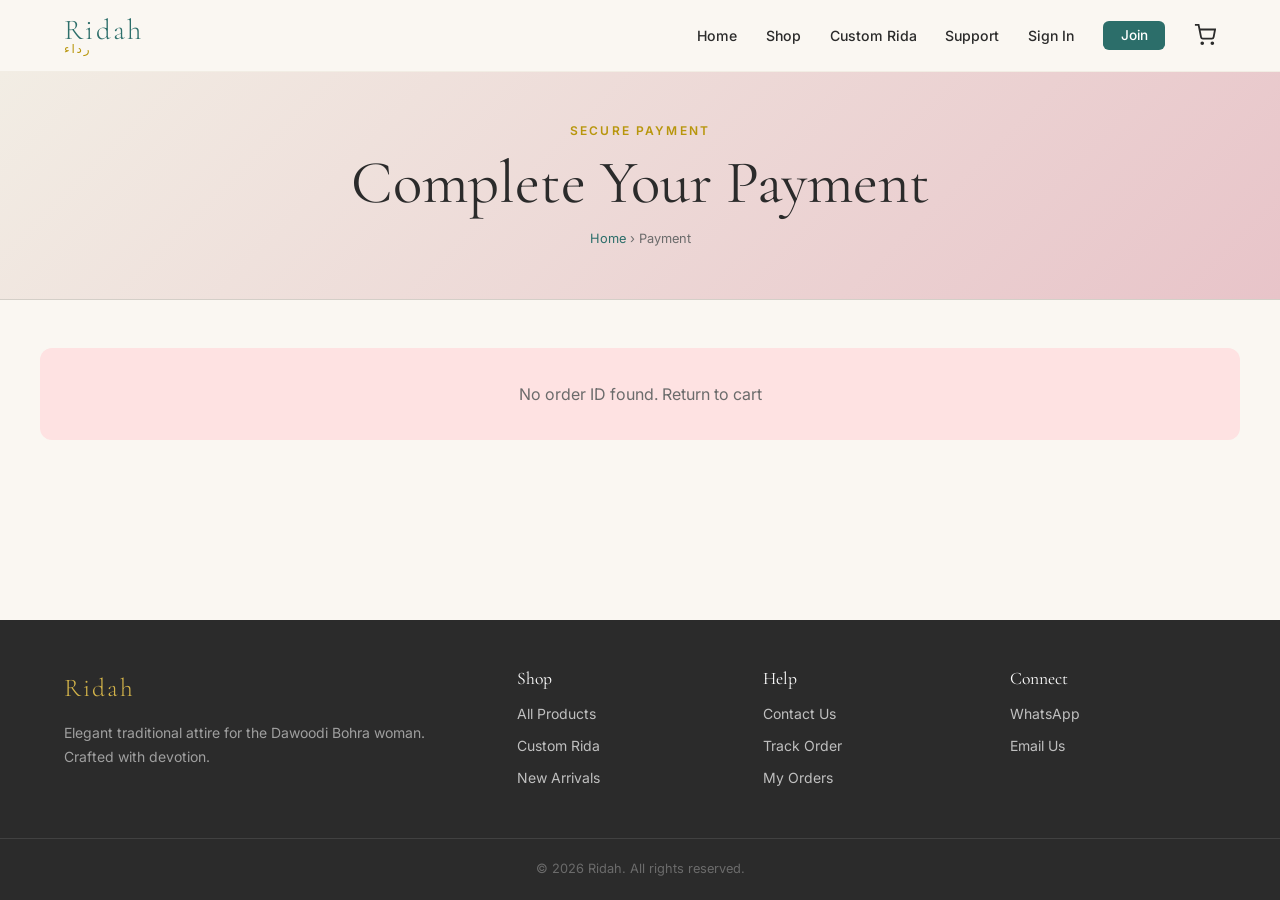
<file: ridah/payment.html>
<!DOCTYPE html>
<html lang="en">
<head>
  <meta charset="UTF-8">
  <meta name="viewport" content="width=device-width, initial-scale=1.0">
  <title>Payment – Ridah</title>
  <link rel="stylesheet" href="css/style.css">
  <link rel="stylesheet" href="css/custom.css">
</head>
<body>
<header id="site-header"></header>

<div class="page-banner">
  <p class="eyebrow">Secure payment</p>
  <h1>Complete Your Payment</h1>
  <p class="breadcrumb"><a href="index.html">Home</a> › Payment</p>
</div>

<main style="padding: 3rem 1.5rem;">
  <div style="max-width:var(--max-width);margin:0 auto;">
    <div id="payment-wrap">
      <div class="spinner"></div>
    </div>
  </div>
</main>

<footer id="site-footer"></footer>
<script src="js/api.js"></script>
<script src="js/main.js"></script>
<script>
let orderId   = null;
let pollTimer = null;

document.addEventListener('DOMContentLoaded', async () => {
  orderId = getParam('orderId');
  if (!orderId) {
    document.getElementById('payment-wrap').innerHTML =
      '<div class="error-state"><p>No order ID found. <a href="cart.html">Return to cart</a></p></div>';
    return;
  }
  await loadPayment();
});

async function loadPayment() {
  try {
    const qrRes = await API.generateQR({ orderId });
    renderPaymentUI(qrRes);
  } catch {
    // Demo fallback
    renderPaymentUI({ qrCode: null, amount: 2800, currency: 'INR' });
    Toast.show('Demo mode – using placeholder QR', 'info');
  }
  startPolling();
}

function renderPaymentUI(qrData) {
  const wrap = document.getElementById('payment-wrap');
  wrap.innerHTML = `
  <div style="display:grid;grid-template-columns:1fr 1fr;gap:2rem;align-items:start;">
    <!-- QR Box -->
    <div>
      <div class="qr-box">
        <p class="eyebrow">Scan to pay</p>
        <h2 style="font-size:1.4rem;margin:.25rem 0;">
          ${qrData.currency ? qrData.currency + ' ' : '₹'}${(qrData.amount || 0).toLocaleString('en-IN')}
        </h2>
        <img id="qr-img"
          src="${qrData.qrCode || 'images/qr-placeholder.svg'}"
          alt="Payment QR Code"
          onerror="this.src='images/qr-placeholder.svg'"
          style="width:220px;height:220px;margin:1.25rem auto;border:4px solid var(--ivory-dk);border-radius:var(--radius-md);">
        <p style="font-size:.8rem;color:var(--gray);">Scan with any UPI app (GPay, PhonePe, Paytm, BHIM)</p>

        <div id="payment-status-badge" class="payment-status-badge status-pending" style="margin-top:1rem;display:inline-flex;">
          <span id="status-dot" style="width:8px;height:8px;border-radius:50%;background:#856404;margin-right:.4rem;"></span>
          <span id="status-text">Waiting for payment…</span>
        </div>

        <p style="font-size:.75rem;color:var(--gray);margin-top:.75rem;" id="poll-note">
          Checking payment status every 5 seconds
        </p>
      </div>

      <div style="margin-top:1rem;text-align:center;">
        <p style="font-size:.8rem;color:var(--gray);">
          Order ID: <strong>${orderId}</strong>
        </p>
        <p style="font-size:.78rem;color:var(--gray);margin-top:.4rem;">
          Do not close this page until payment is confirmed.
        </p>
      </div>
    </div>

    <!-- Invoice / Order summary -->
    <div>
      <div class="form-card" id="invoice-section" style="display:none;">
        <p class="eyebrow" style="color:var(--success);">✓ Payment Confirmed</p>
        <h3 class="form-title">Invoice</h3>
        <div id="invoice-content"><div class="spinner"></div></div>
        <div style="display:flex;gap:.75rem;margin-top:1.5rem;flex-wrap:wrap;">
          <button class="btn btn-primary" onclick="downloadInvoice()">Download Invoice</button>
          <a href="order-tracking.html?orderId=${orderId}" class="btn btn-outline">Track Order →</a>
        </div>
      </div>

      <div class="form-card" id="order-info-section">
        <h3 class="form-title">Payment Instructions</h3>
        <ol style="padding-left:1.25rem;font-size:.875rem;color:var(--gray);line-height:2;">
          <li>Open your preferred UPI app (GPay, PhonePe, Paytm, BHIM)</li>
          <li>Tap "Scan QR" or "Pay via QR"</li>
          <li>Scan the QR code on the left</li>
          <li>Confirm the amount and complete the payment</li>
          <li>Wait for this page to confirm payment automatically</li>
        </ol>
        <div style="margin-top:1.25rem;padding-top:1rem;border-top:1px solid var(--ivory-dk);">
          <p style="font-size:.8rem;font-weight:600;color:var(--charcoal);">Need help?</p>
          <a href="chat.html" class="btn btn-outline btn-sm" style="margin-top:.5rem;">Contact Support</a>
        </div>
      </div>
    </div>
  </div>`;
}

function startPolling() {
  pollTimer = setInterval(async () => {
    try {
      const status = await API.getOrderStatus(orderId);
      const st = status?.status || status?.paymentStatus;
      if (st === 'paid' || st === 'confirmed') {
        clearInterval(pollTimer);
        onPaymentConfirmed();
      }
    } catch {
      // silent – keep polling
    }
  }, 5000);
}

async function onPaymentConfirmed() {
  // Update UI
  const badge    = document.getElementById('payment-status-badge');
  const dot      = document.getElementById('status-dot');
  const text     = document.getElementById('status-text');
  const pollNote = document.getElementById('poll-note');

  badge.className    = 'payment-status-badge status-paid';
  dot.style.background = '#065F46';
  text.textContent   = 'Payment confirmed!';
  pollNote.textContent = '';

  document.getElementById('invoice-section').style.display = 'block';
  document.getElementById('order-info-section').style.display = 'none';

  // Load invoice
  try {
    const inv = await API.getInvoice(orderId);
    renderInvoice(inv);
  } catch {
    renderInvoice(getMockInvoice());
  }
}

function renderInvoice(inv) {
  const el = document.getElementById('invoice-content');
  const rows = inv.items?.map(i => `
    <div style="display:flex;justify-content:space-between;font-size:.82rem;padding:.3rem 0;border-bottom:1px solid var(--ivory-dk);">
      <span>${i.name} × ${i.qty}</span>
      <span>${formatPrice(i.total || i.price * i.qty)}</span>
    </div>`).join('') || '';

  el.innerHTML = `
    <div style="font-size:.82rem;color:var(--gray);margin-bottom:.75rem;">
      <span>Invoice #${inv.invoiceNumber || orderId}</span> ·
      <span>${inv.date ? new Date(inv.date).toLocaleDateString('en-IN') : new Date().toLocaleDateString('en-IN')}</span>
    </div>
    ${rows}
    <div style="display:flex;justify-content:space-between;font-weight:600;margin-top:.75rem;padding-top:.5rem;border-top:2px solid var(--charcoal);font-size:.9rem;">
      <span>Total Paid</span>
      <span style="color:var(--teal);">${formatPrice(inv.total || 0)}</span>
    </div>
    ${inv.pdfUrl ? `<p style="font-size:.75rem;color:var(--gray);margin-top:.5rem;" id="pdf-link" data-url="${inv.pdfUrl}">PDF ready to download</p>` : ''}`;
}

function downloadInvoice() {
  const link = document.querySelector('#pdf-link');
  if (link?.dataset?.url) {
    const a = document.createElement('a');
    a.href = link.dataset.url;
    a.download = `ridah-invoice-${orderId}.pdf`;
    a.click();
  } else {
    // Print fallback
    window.print();
  }
}

function getMockInvoice() {
  return {
    invoiceNumber: 'INV-' + orderId,
    date: new Date().toISOString(),
    items: [
      { name: 'Ivory Georgette Rida', qty: 1, price: 2800, total: 2800 },
    ],
    total: 2800,
  };
}

// Cleanup on page leave
window.addEventListener('beforeunload', () => clearInterval(pollTimer));
</script>
</body>
</html>
</file>
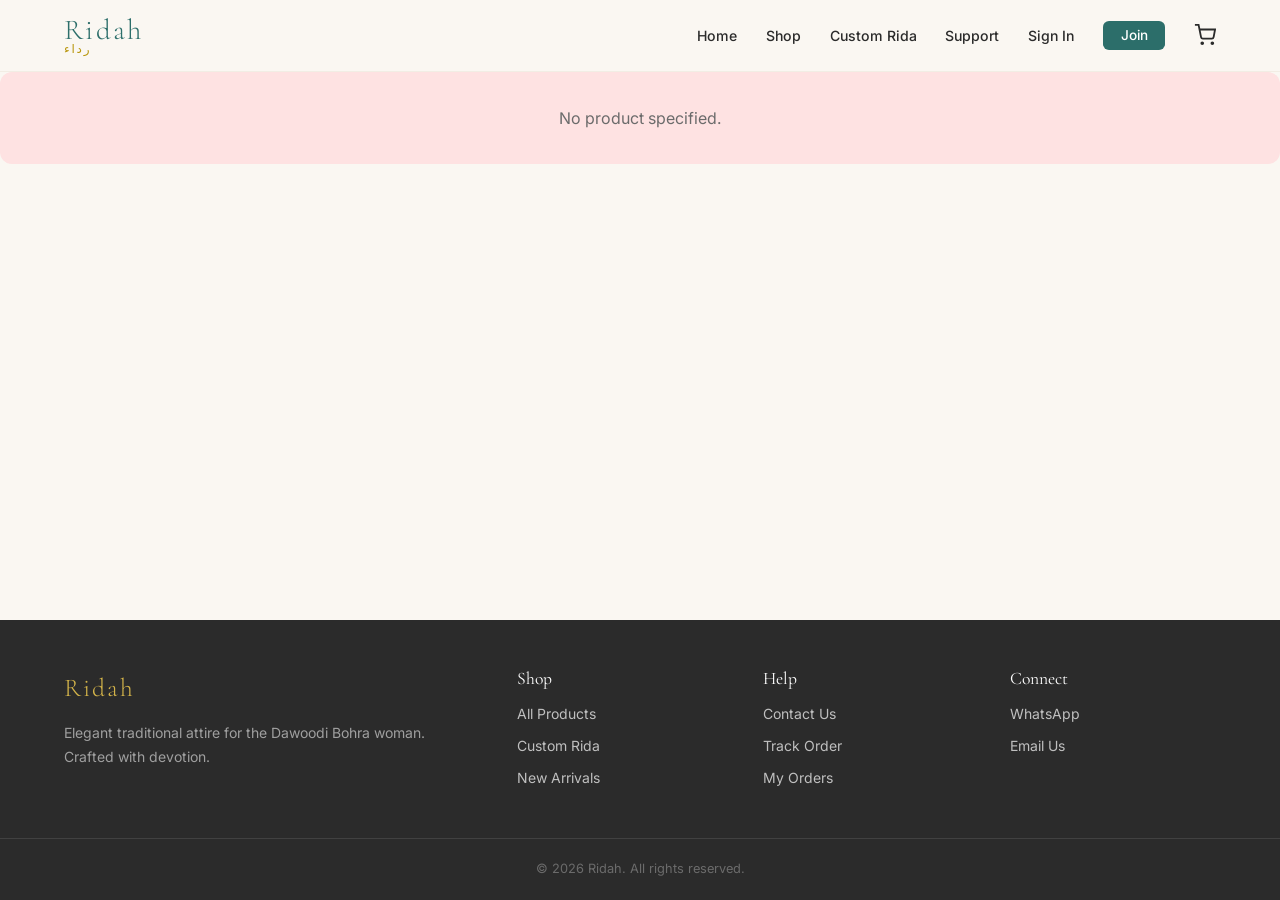
<file: ridah/product-detail.html>
<!DOCTYPE html>
<html lang="en">
<head>
  <meta charset="UTF-8">
  <meta name="viewport" content="width=device-width, initial-scale=1.0">
  <title>Product – Ridah</title>
  <link rel="stylesheet" href="css/style.css">
  <link rel="stylesheet" href="css/custom.css">
</head>
<body>
<header id="site-header"></header>

<main>
  <div id="product-wrap">
    <div class="spinner"></div>
  </div>
</main>

<footer id="site-footer"></footer>
<script src="js/api.js"></script>
<script src="js/main.js"></script>
<script>
let selectedSize = null;
let qty = 1;
let product = null;

document.addEventListener('DOMContentLoaded', async () => {
  const id = getParam('id');
  if (!id) { document.getElementById('product-wrap').innerHTML = '<div class="error-state"><p>No product specified.</p></div>'; return; }
  await loadProduct(id);
});

async function loadProduct(id) {
  try {
    product = await API.getProduct(id);
    if (!product) throw new Error('Not found');
    renderProduct(product);
  } catch (err) {
    // fallback mock
    product = getMockProduct(id);
    renderProduct(product);
    Toast.show('Using demo data', 'info');
  }
}

function renderProduct(p) {
  const images = p.images?.length ? p.images : [p.image || 'images/placeholder.svg'];
  document.title = `${p.name} – Ridah`;

  document.getElementById('product-wrap').innerHTML = `
    <div style="background:var(--ivory-dk); padding:1rem 1.5rem;">
      <div style="max-width:var(--max-width);margin:0 auto;font-size:.8rem;color:var(--gray);">
        <a href="index.html" style="color:var(--teal)">Home</a> ›
        <a href="products.html" style="color:var(--teal)">Shop</a> ›
        ${p.name}
      </div>
    </div>

    <div class="product-detail-layout">
      <!-- Gallery -->
      <div class="product-gallery">
        <div class="product-gallery-main" id="main-img-wrap">
          <img src="${images[0]}" id="main-img" alt="${p.name}" onerror="this.src='images/placeholder.svg'">
        </div>
        ${images.length > 1 ? `
        <div class="product-gallery-thumbs" id="thumbs">
          ${images.map((img, i) => `
            <div class="gallery-thumb ${i===0?'active':''}" onclick="switchImg(${i})">
              <img src="${img}" alt="${p.name} view ${i+1}" onerror="this.src='images/placeholder.svg'">
            </div>
          `).join('')}
        </div>` : ''}
      </div>

      <!-- Info -->
      <div class="product-info">
        ${p.category ? `<p class="eyebrow">${p.category}</p>` : ''}
        <h1>${p.name}</h1>
        <p class="product-price">${formatPrice(p.price)}</p>

        ${p.description ? `<p style="margin-bottom:1.5rem;">${p.description}</p>` : ''}

        <!-- Sizes -->
        ${p.sizes?.length ? `
        <div style="margin-bottom:1.5rem;">
          <p style="font-size:.85rem;font-weight:600;margin-bottom:.6rem;color:var(--charcoal);">Select Size</p>
          <div class="size-options" id="size-options">
            ${p.sizes.map(s => `
              <button class="size-btn" onclick="selectSize('${s}', this)">${s}</button>
            `).join('')}
          </div>
        </div>` : ''}

        <!-- Colour -->
        ${p.colour ? `<p style="font-size:.85rem;color:var(--gray);margin-bottom:1rem;">Colour: <strong style="color:var(--charcoal)">${p.colour}</strong></p>` : ''}

        <!-- Fabric -->
        ${p.fabric ? `<p style="font-size:.85rem;color:var(--gray);margin-bottom:1.5rem;">Fabric: <strong style="color:var(--charcoal)">${p.fabric}</strong></p>` : ''}

        <!-- Quantity -->
        <div class="qty-selector" style="margin-bottom:1.5rem;">
          <span style="font-size:.85rem;font-weight:600;margin-right:.5rem;color:var(--charcoal);">Qty</span>
          <button class="qty-btn" onclick="changeQty(-1)">−</button>
          <span class="qty-display" id="qty-display">1</span>
          <button class="qty-btn" onclick="changeQty(1)">+</button>
        </div>

        <!-- Actions -->
        <div style="display:flex;gap:1rem;flex-wrap:wrap;margin-bottom:1.5rem;">
          <button class="btn btn-primary" style="flex:1;min-width:180px;" onclick="addToCart()">Add to Cart</button>
          <a href="cart.html" class="btn btn-outline" style="flex:1;min-width:180px;">View Cart</a>
        </div>

        ${p.isBaseDesign ? `
        <div style="background:rgba(44,110,106,.08);border:1.5px solid var(--teal);border-radius:var(--radius-md);padding:1rem;margin-bottom:1rem;">
          <p style="color:var(--teal);font-weight:600;font-size:.875rem;">🎨 This is a base design</p>
          <p style="font-size:.82rem;margin-top:.3rem;">Use it as a starting point to create your fully custom Rida.</p>
          <a href="custom-rida.html?baseId=${p._id || p.id}" class="btn btn-outline btn-sm" style="margin-top:.75rem;">Customise This Design</a>
        </div>` : ''}

        <!-- Details accordion -->
        <div style="border-top:1px solid var(--ivory-dk);padding-top:1.25rem;margin-top:.5rem;">
          ${p.care ? `
          <details style="margin-bottom:.75rem;">
            <summary style="font-weight:600;cursor:pointer;font-size:.875rem;padding:.4rem 0;">Care Instructions</summary>
            <p style="font-size:.82rem;padding:.5rem 0;">${p.care}</p>
          </details>` : ''}
          ${p.stitching ? `
          <details style="margin-bottom:.75rem;">
            <summary style="font-weight:600;cursor:pointer;font-size:.875rem;padding:.4rem 0;">Stitching Details</summary>
            <p style="font-size:.82rem;padding:.5rem 0;">${p.stitching}</p>
          </details>` : ''}
        </div>
      </div>
    </div>
  `;
}

function switchImg(i) {
  const mainImg = document.getElementById('main-img');
  const thumbs  = document.querySelectorAll('.gallery-thumb');
  const images  = product?.images?.length ? product.images : [product?.image || ''];
  mainImg.src   = images[i] || 'images/placeholder.svg';
  thumbs.forEach((t, idx) => t.classList.toggle('active', idx === i));
}

function selectSize(size, btn) {
  selectedSize = size;
  document.querySelectorAll('.size-btn').forEach(b => b.classList.remove('selected'));
  btn.classList.add('selected');
}

function changeQty(delta) {
  qty = Math.max(1, qty + delta);
  document.getElementById('qty-display').textContent = qty;
}

function addToCart() {
  if (product?.sizes?.length && !selectedSize) {
    Toast.show('Please select a size', 'error');
    return;
  }
  Cart.add(
    product._id || product.id,
    qty,
    selectedSize,
    null,
    { name: product.name, price: product.price, image: product.image || '' }
  );
}

function getMockProduct(id) {
  return {
    id,
    name: 'Ivory Georgette Rida',
    price: 2800,
    category: 'Daily Wear',
    fabric: 'Premium Georgette',
    colour: 'Ivory White',
    description: 'A timeless ivory georgette Rida with delicate lace trim and full-length sleeves. Lightweight and breathable, perfect for daily wear. The nida fabric lining ensures complete coverage and comfort.',
    sizes: ['Small', 'Medium', 'Large', 'XL', 'XXL'],
    images: ['images/placeholder.svg'],
    care: 'Dry clean recommended. Store in a muslin bag away from direct sunlight.',
    isBaseDesign: true,
  };
}
</script>
</body>
</html>
</file>
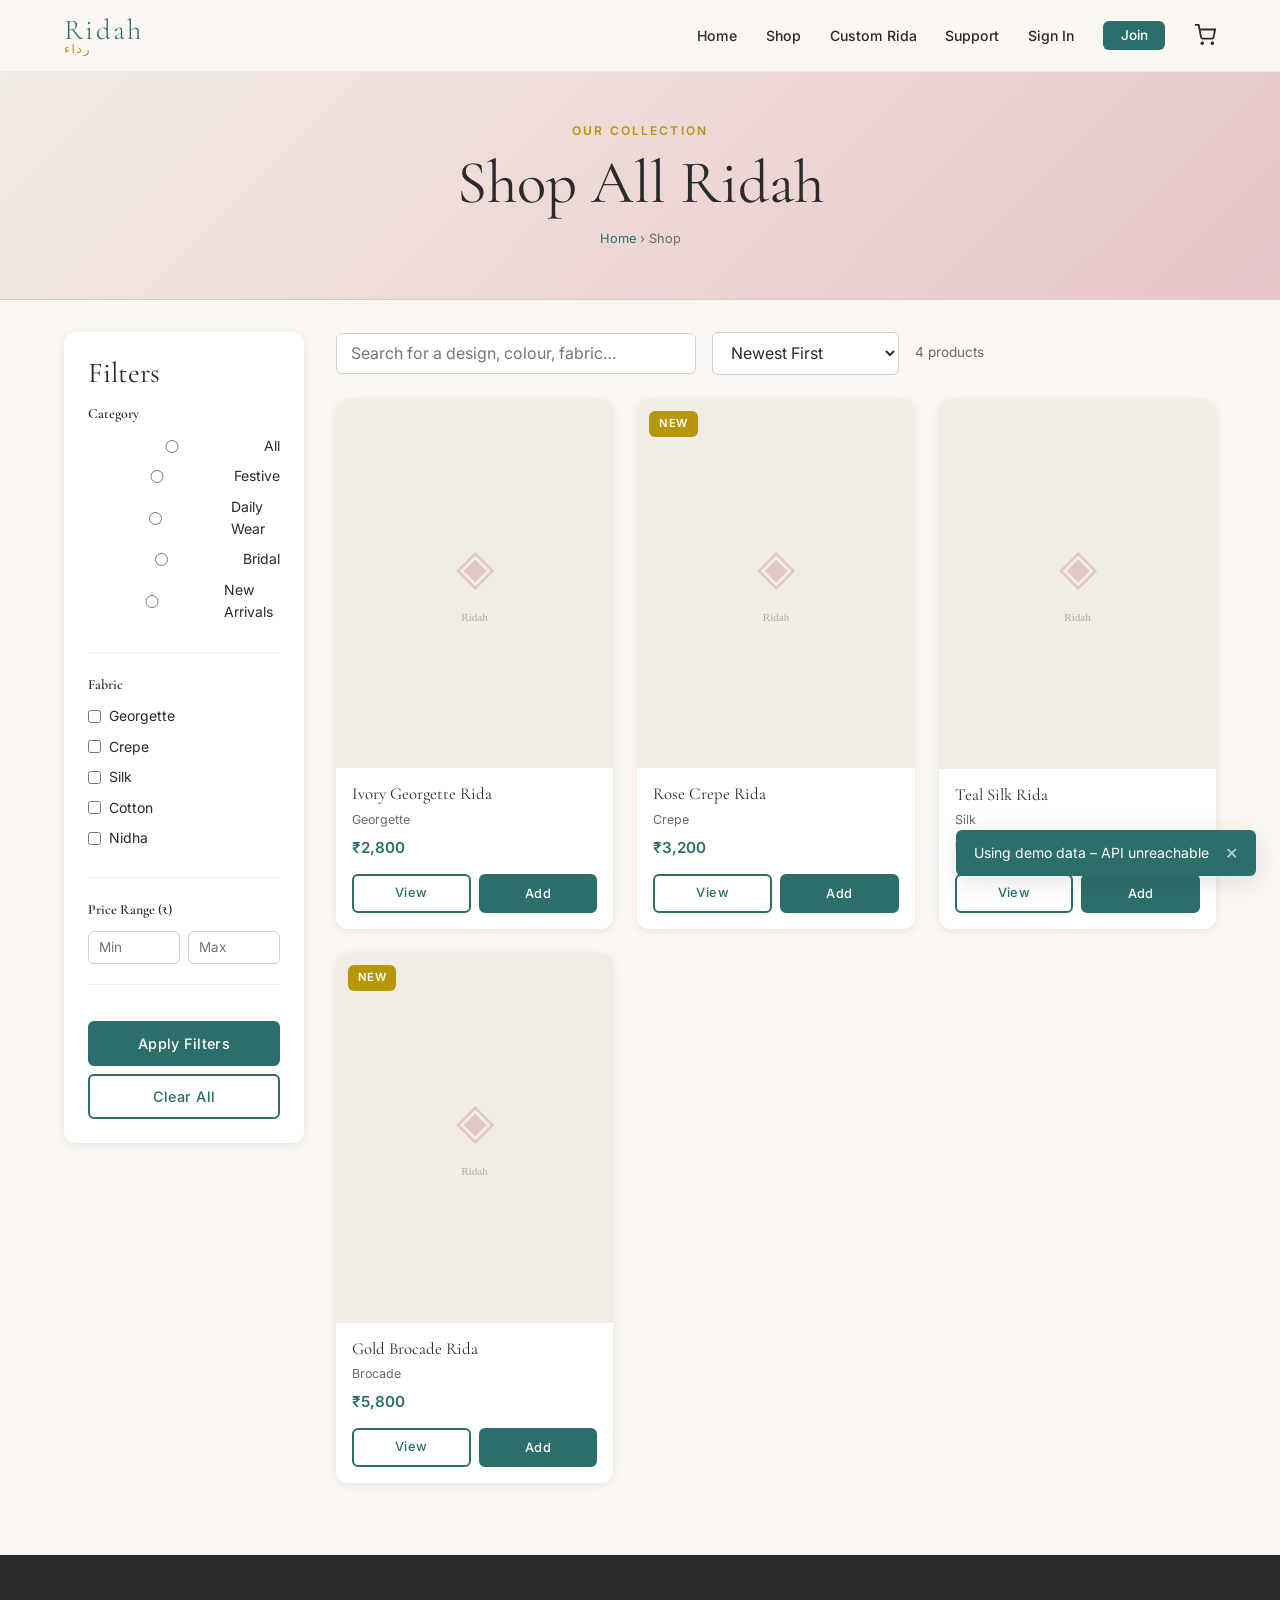
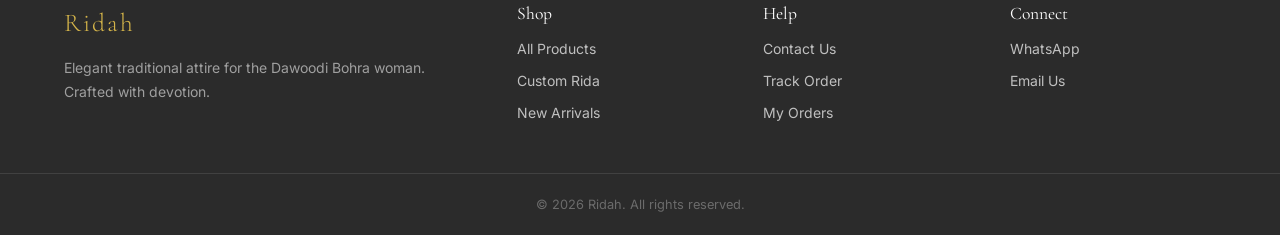
<file: ridah/products.html>
<!DOCTYPE html>
<html lang="en">
<head>
  <meta charset="UTF-8">
  <meta name="viewport" content="width=device-width, initial-scale=1.0">
  <title>Shop – Ridah</title>
  <link rel="stylesheet" href="css/style.css">
  <link rel="stylesheet" href="css/custom.css">
</head>
<body>
<header id="site-header"></header>

<div class="page-banner">
  <p class="eyebrow">Our Collection</p>
  <h1>Shop All Ridah</h1>
  <p class="breadcrumb"><a href="index.html">Home</a> › Shop</p>
</div>

<main>
  <div class="shop-layout">
    <!-- Filter sidebar -->
    <aside class="filter-sidebar">
      <div class="filter-card">
        <h3 style="margin-bottom:1rem;">Filters</h3>

        <div class="filter-section">
          <h4>Category</h4>
          <label class="filter-option"><input type="radio" name="cat" value=""> All</label>
          <label class="filter-option"><input type="radio" name="cat" value="festive"> Festive</label>
          <label class="filter-option"><input type="radio" name="cat" value="daily"> Daily Wear</label>
          <label class="filter-option"><input type="radio" name="cat" value="bridal"> Bridal</label>
          <label class="filter-option"><input type="radio" name="cat" value="new"> New Arrivals</label>
        </div>

        <div class="filter-section">
          <h4>Fabric</h4>
          <label class="filter-option"><input type="checkbox" value="georgette"> Georgette</label>
          <label class="filter-option"><input type="checkbox" value="crepe"> Crepe</label>
          <label class="filter-option"><input type="checkbox" value="silk"> Silk</label>
          <label class="filter-option"><input type="checkbox" value="cotton"> Cotton</label>
          <label class="filter-option"><input type="checkbox" value="nidha"> Nidha</label>
        </div>

        <div class="filter-section">
          <h4>Price Range (₹)</h4>
          <div class="price-range">
            <input type="number" id="price-min" placeholder="Min" min="0">
            <input type="number" id="price-max" placeholder="Max" min="0">
          </div>
        </div>

        <button class="btn btn-primary btn-full" id="apply-filters" style="margin-top:.75rem;">
          Apply Filters
        </button>
        <button class="btn btn-outline btn-full" id="clear-filters" style="margin-top:.5rem;">
          Clear All
        </button>
      </div>
    </aside>

    <!-- Product listing -->
    <div>
      <!-- Search + sort bar -->
      <div style="display:flex;gap:1rem;align-items:center;margin-bottom:1.5rem;flex-wrap:wrap;">
        <input type="search" id="search-input" placeholder="Search for a design, colour, fabric…"
               style="max-width:360px; flex:1">
        <select id="sort-select" style="width:auto;min-width:160px;">
          <option value="newest">Newest First</option>
          <option value="price_asc">Price: Low to High</option>
          <option value="price_desc">Price: High to Low</option>
          <option value="popular">Most Popular</option>
        </select>
        <span id="result-count" style="font-size:.85rem;color:var(--gray);white-space:nowrap;"></span>
      </div>

      <div class="product-grid" id="product-grid">
        <div class="spinner"></div>
      </div>

      <!-- Pagination -->
      <div id="pagination" style="display:flex;justify-content:center;gap:.5rem;margin-top:2.5rem;flex-wrap:wrap;"></div>
    </div>
  </div>
</main>

<footer id="site-footer"></footer>
<script src="js/api.js"></script>
<script src="js/main.js"></script>
<script>
let currentPage = 1;
const PAGE_SIZE = 12;
let currentParams = {};

// Pre-fill category from URL
document.addEventListener('DOMContentLoaded', () => {
  const cat = getParam('category');
  if (cat) {
    const radio = document.querySelector(`input[name="cat"][value="${cat}"]`);
    if (radio) radio.checked = true;
  }
  loadProducts();

  document.getElementById('apply-filters').addEventListener('click', () => { currentPage = 1; loadProducts(); });
  document.getElementById('clear-filters').addEventListener('click', clearFilters);
  document.getElementById('sort-select').addEventListener('change', () => { currentPage = 1; loadProducts(); });

  let searchTimer;
  document.getElementById('search-input').addEventListener('input', e => {
    clearTimeout(searchTimer);
    searchTimer = setTimeout(() => { currentPage = 1; loadProducts(); }, 400);
  });
});

async function loadProducts() {
  const grid = document.getElementById('product-grid');
  grid.innerHTML = '<div class="spinner"></div>';

  const cat     = document.querySelector('input[name="cat"]:checked')?.value || '';
  const fabrics = [...document.querySelectorAll('input[type=checkbox]:checked')].map(i => i.value);
  const minP    = document.getElementById('price-min').value;
  const maxP    = document.getElementById('price-max').value;
  const sort    = document.getElementById('sort-select').value;
  const search  = document.getElementById('search-input').value.trim();

  const params = {
    page: currentPage,
    limit: PAGE_SIZE,
    ...(cat     && { category: cat }),
    ...(fabrics.length && { fabric: fabrics.join(',') }),
    ...(minP    && { price_min: minP }),
    ...(maxP    && { price_max: maxP }),
    ...(sort    && { sort }),
    ...(search  && { q: search }),
  };
  currentParams = params;

  try {
    const data = await API.getProducts(params);
    const products = data?.products || data?.data || data || [];
    const total    = data?.total || products.length;
    renderProducts(products, total);
    renderPagination(total);
  } catch (err) {
    renderProducts(getMockProducts(), 4);
    renderPagination(4);
    Toast.show('Using demo data – API unreachable', 'info');
  }
}

function renderProducts(products, total) {
  const grid = document.getElementById('product-grid');
  document.getElementById('result-count').textContent = `${total} product${total !== 1 ? 's' : ''}`;

  if (!products.length) {
    grid.innerHTML = `<div class="empty-state" style="grid-column:1/-1;">
      <svg width="48" height="48" viewBox="0 0 24 24" fill="none" stroke="currentColor" stroke-width="1.5"><circle cx="11" cy="11" r="8"/><path d="m21 21-4.35-4.35"/></svg>
      <p>No products match your filters.</p>
      <button class="btn btn-outline" onclick="clearFilters()" style="margin-top:1rem;">Clear Filters</button>
    </div>`;
    return;
  }

  grid.innerHTML = products.map(p => `
    <div class="product-card">
      <div class="product-card-img">
        ${p.isNew ? '<span class="product-badge">New</span>' : ''}
        <img src="${p.image || 'images/placeholder.svg'}" alt="${p.name}" loading="lazy"
             onerror="this.src='images/placeholder.svg'">
      </div>
      <div class="product-card-body">
        <h3 class="product-card-name">${p.name}</h3>
        ${p.fabric ? `<p style="font-size:.78rem;color:var(--gray);margin-bottom:.3rem;">${p.fabric}</p>` : ''}
        <p class="product-card-price">${formatPrice(p.price)}</p>
        <div style="display:flex;gap:.5rem;">
          <a href="product-detail.html?id=${p._id || p.id}" class="btn btn-outline btn-sm" style="flex:1">View</a>
          <button class="btn btn-primary btn-sm" style="flex:1"
            onclick="Cart.add('${p._id || p.id}',1,null,null,{name:${JSON.stringify(p.name)},price:${p.price},image:'${p.image || ''}'})">
            Add
          </button>
        </div>
      </div>
    </div>
  `).join('');
}

function renderPagination(total) {
  const pages = Math.ceil(total / PAGE_SIZE);
  const pg = document.getElementById('pagination');
  if (pages <= 1) { pg.innerHTML = ''; return; }

  let html = '';
  if (currentPage > 1) html += `<button class="btn btn-outline btn-sm" onclick="goPage(${currentPage-1})">← Prev</button>`;
  for (let i = 1; i <= pages; i++) {
    html += `<button class="btn ${i===currentPage?'btn-primary':'btn-outline'} btn-sm" onclick="goPage(${i})">${i}</button>`;
  }
  if (currentPage < pages) html += `<button class="btn btn-outline btn-sm" onclick="goPage(${currentPage+1})">Next →</button>`;
  pg.innerHTML = html;
}

function goPage(p) { currentPage = p; loadProducts(); window.scrollTo(0,0); }

function clearFilters() {
  document.querySelectorAll('input[name="cat"]')[0].checked = true;
  document.querySelectorAll('input[type=checkbox]').forEach(i => i.checked = false);
  document.getElementById('price-min').value = '';
  document.getElementById('price-max').value = '';
  document.getElementById('search-input').value = '';
  document.getElementById('sort-select').value = 'newest';
  currentPage = 1;
  loadProducts();
}

function getMockProducts() {
  return [
    { id:'1', name:'Ivory Georgette Rida',  price:2800, fabric:'Georgette', image:'' },
    { id:'2', name:'Rose Crepe Rida',        price:3200, fabric:'Crepe',     image:'', isNew:true },
    { id:'3', name:'Teal Silk Rida',         price:4500, fabric:'Silk',      image:'' },
    { id:'4', name:'Gold Brocade Rida',      price:5800, fabric:'Brocade',   image:'', isNew:true },
  ];
}
</script>
</body>
</html>
</file>
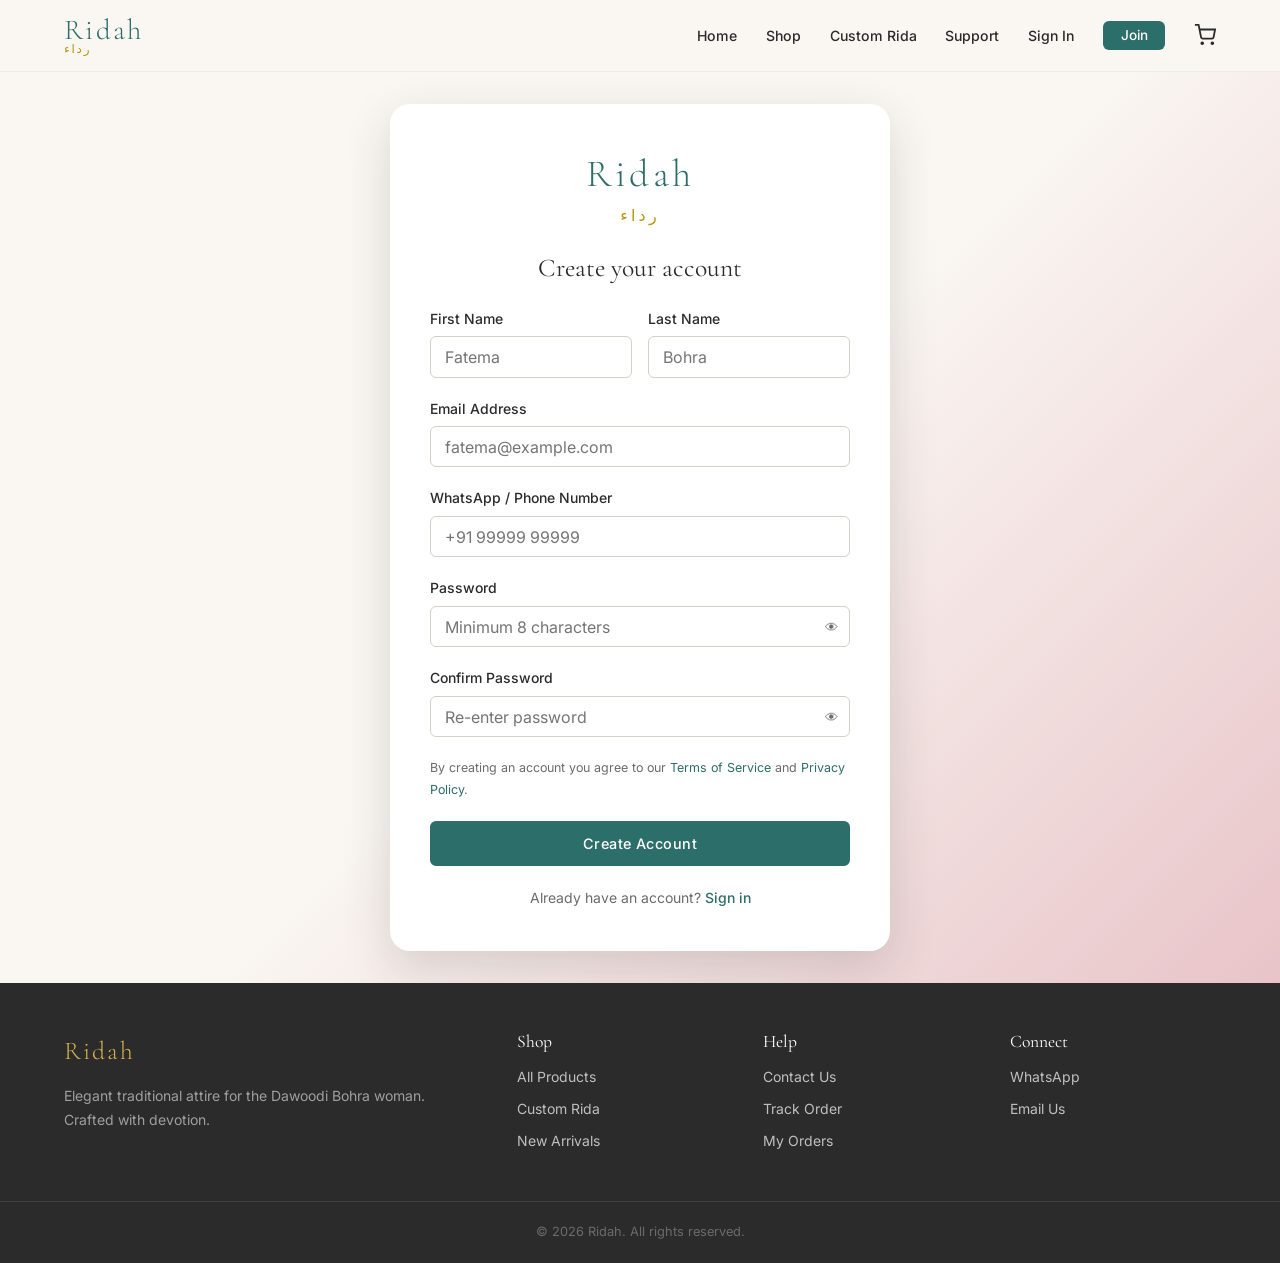
<file: ridah/signup.html>
<!DOCTYPE html>
<html lang="en">
<head>
  <meta charset="UTF-8">
  <meta name="viewport" content="width=device-width, initial-scale=1.0">
  <title>Join Ridah – Create Account</title>
  <link rel="stylesheet" href="css/style.css">
  <link rel="stylesheet" href="css/custom.css">
</head>
<body>
<header id="site-header"></header>

<main class="auth-page">
  <div class="auth-card" style="max-width:500px;">
    <div class="auth-logo">
      <a href="index.html">
        <div class="logo-text">Ridah</div>
        <div class="logo-sub">رداء</div>
      </a>
    </div>

    <h2 class="form-title" style="text-align:center;">Create your account</h2>

    <div id="signup-error" class="error-state" style="display:none;margin-bottom:1rem;"></div>

    <div class="form-row">
      <div class="form-group">
        <label for="first-name">First Name</label>
        <input type="text" id="first-name" placeholder="Fatema" autocomplete="given-name">
      </div>
      <div class="form-group">
        <label for="last-name">Last Name</label>
        <input type="text" id="last-name" placeholder="Bohra" autocomplete="family-name">
      </div>
    </div>

    <div class="form-group">
      <label for="email">Email Address</label>
      <input type="email" id="email" placeholder="fatema@example.com" autocomplete="email">
    </div>

    <div class="form-group">
      <label for="phone">WhatsApp / Phone Number</label>
      <input type="tel" id="phone" placeholder="+91 99999 99999" autocomplete="tel">
    </div>

    <div class="form-group">
      <label for="password">Password</label>
      <div style="position:relative;">
        <input type="password" id="password" placeholder="Minimum 8 characters" autocomplete="new-password">
        <button type="button" onclick="togglePw('password','toggle1')" id="toggle1" style="position:absolute;right:.75rem;top:50%;transform:translateY(-50%);color:var(--gray);">👁</button>
      </div>
    </div>

    <div class="form-group">
      <label for="confirm-pw">Confirm Password</label>
      <div style="position:relative;">
        <input type="password" id="confirm-pw" placeholder="Re-enter password" autocomplete="new-password">
        <button type="button" onclick="togglePw('confirm-pw','toggle2')" id="toggle2" style="position:absolute;right:.75rem;top:50%;transform:translateY(-50%);color:var(--gray);">👁</button>
      </div>
    </div>

    <p style="font-size:.78rem;color:var(--gray);margin-bottom:1.25rem;">
      By creating an account you agree to our <a href="#" style="color:var(--teal);">Terms of Service</a> and <a href="#" style="color:var(--teal);">Privacy Policy</a>.
    </p>

    <button class="btn btn-primary btn-full" id="signup-btn" onclick="doSignup()">Create Account</button>

    <p class="form-footer" style="margin-top:1.25rem;">
      Already have an account? <a href="login.html">Sign in</a>
    </p>
  </div>
</main>

<footer id="site-footer"></footer>
<script src="js/api.js"></script>
<script src="js/main.js"></script>
<script>
document.addEventListener('DOMContentLoaded', () => {
  if (Auth.isLoggedIn()) window.location.href = 'index.html';
});

function togglePw(fieldId, btnId) {
  const field = document.getElementById(fieldId);
  const btn   = document.getElementById(btnId);
  if (field.type === 'password') { field.type = 'text';     btn.textContent = '🙈'; }
  else                           { field.type = 'password'; btn.textContent = '👁'; }
}

async function doSignup() {
  const firstName = document.getElementById('first-name').value.trim();
  const lastName  = document.getElementById('last-name').value.trim();
  const email     = document.getElementById('email').value.trim();
  const phone     = document.getElementById('phone').value.trim();
  const pw        = document.getElementById('password').value;
  const cpw       = document.getElementById('confirm-pw').value;
  const errEl     = document.getElementById('signup-error');
  const btn       = document.getElementById('signup-btn');

  errEl.style.display = 'none';

  if (!firstName || !email || !pw) {
    showError2('Please fill in all required fields.');
    return;
  }
  if (pw.length < 8) {
    showError2('Password must be at least 8 characters.');
    return;
  }
  if (pw !== cpw) {
    showError2('Passwords do not match.');
    return;
  }

  btn.disabled = true;
  btn.textContent = 'Creating account…';

  try {
    const res = await API.register({
      name: `${firstName} ${lastName}`.trim(),
      email,
      phone,
      password: pw,
    });
    Auth.setToken(res.token || res.accessToken);
    Auth.setUser(res.user || { name: `${firstName} ${lastName}` });
    Toast.show('Account created! Welcome to Ridah 🎉', 'success');
    setTimeout(() => window.location.href = 'index.html', 800);
  } catch (err) {
    showError2(err.message || 'Registration failed. Please try again.');
    btn.disabled = false;
    btn.textContent = 'Create Account';
  }
}

function showError2(msg) {
  const el = document.getElementById('signup-error');
  el.textContent = msg;
  el.style.display = 'block';
}
</script>
</body>
</html>
</file>
<file: ridah/css/style.css>
/* ============================================================
   style.css – Ridah E-commerce Design System
   Palette: Ivory · Dusty Rose · Deep Teal · Gold Leaf · Charcoal
   Fonts: Cormorant Garamond (display) + Inter (body)
   ============================================================ */

/* ── Google Fonts ── */
@import url('https://fonts.googleapis.com/css2?family=Cormorant+Garamond:ital,wght@0,300;0,400;0,600;1,300;1,400&family=Inter:wght@300;400;500;600&display=swap');

/* ── Tokens ── */
:root {
  --ivory:      #FAF7F2;
  --ivory-dk:   #F2EDE4;
  --rose:       #C9919A;
  --rose-lt:    #E8C4C9;
  --teal:       #2C6E6A;
  --teal-lt:    #4A9A95;
  --gold:       #B8960C;
  --gold-lt:    #D4B44A;
  --charcoal:   #2B2B2B;
  --gray:       #6B6B6B;
  --gray-lt:    #D4CFC8;
  --white:      #FFFFFF;
  --error:      #C0392B;
  --success:    #1E7E5A;

  --font-display: 'Cormorant Garamond', Georgia, serif;
  --font-body:    'Inter', system-ui, sans-serif;

  --radius-sm:  6px;
  --radius-md:  12px;
  --radius-lg:  20px;
  --shadow-sm:  0 2px 8px rgba(43,43,43,.08);
  --shadow-md:  0 6px 24px rgba(43,43,43,.12);
  --shadow-lg:  0 16px 48px rgba(43,43,43,.16);

  --transition: 0.25s cubic-bezier(.4,0,.2,1);
  --max-width:  1200px;
}

/* ── Reset ── */
*, *::before, *::after { box-sizing: border-box; margin: 0; padding: 0; }
html { scroll-behavior: smooth; font-size: 16px; }
body {
  font-family: var(--font-body);
  background: var(--ivory);
  color: var(--charcoal);
  line-height: 1.6;
  min-height: 100vh;
  display: flex;
  flex-direction: column;
}
img { max-width: 100%; display: block; }
a { color: inherit; text-decoration: none; }
ul { list-style: none; }
button { cursor: pointer; border: none; background: none; font-family: inherit; }
input, textarea, select {
  font-family: var(--font-body);
  font-size: 1rem;
  border: 1.5px solid var(--gray-lt);
  border-radius: var(--radius-sm);
  padding: .6rem .9rem;
  background: var(--white);
  color: var(--charcoal);
  transition: border-color var(--transition);
  width: 100%;
}
input:focus, textarea:focus, select:focus {
  outline: none;
  border-color: var(--teal);
  box-shadow: 0 0 0 3px rgba(44,110,106,.12);
}
main { flex: 1; }

/* ── Typography ── */
h1,h2,h3,h4,h5 {
  font-family: var(--font-display);
  font-weight: 400;
  line-height: 1.2;
  color: var(--charcoal);
}
h1 { font-size: clamp(2.2rem, 5vw, 3.8rem); }
h2 { font-size: clamp(1.6rem, 3vw, 2.6rem); }
h3 { font-size: clamp(1.2rem, 2.5vw, 1.8rem); }
h4 { font-size: 1.2rem; }
p  { color: var(--gray); line-height: 1.75; }

/* ── Buttons ── */
.btn {
  display: inline-flex;
  align-items: center;
  justify-content: center;
  gap: .5rem;
  padding: .75rem 1.75rem;
  border-radius: var(--radius-sm);
  font-size: .9rem;
  font-weight: 500;
  letter-spacing: .03em;
  transition: all var(--transition);
  cursor: pointer;
}
.btn-primary {
  background: var(--teal);
  color: var(--white);
  border: 2px solid var(--teal);
}
.btn-primary:hover { background: var(--teal-lt); border-color: var(--teal-lt); transform: translateY(-1px); box-shadow: var(--shadow-sm); }
.btn-outline {
  background: transparent;
  color: var(--teal);
  border: 2px solid var(--teal);
}
.btn-outline:hover { background: var(--teal); color: var(--white); }
.btn-gold {
  background: var(--gold);
  color: var(--white);
  border: 2px solid var(--gold);
}
.btn-gold:hover { background: var(--gold-lt); border-color: var(--gold-lt); }
.btn-danger { background: var(--error); color: var(--white); border: 2px solid var(--error); }
.btn-sm { padding: .45rem 1rem; font-size: .8rem; }
.btn-full { width: 100%; }
.btn:disabled { opacity: .55; cursor: not-allowed; }

/* ── Navigation ── */
#site-header {
  position: sticky;
  top: 0;
  z-index: 1000;
  background: rgba(250,247,242,.95);
  backdrop-filter: blur(12px);
  border-bottom: 1px solid var(--ivory-dk);
}
.navbar {
  max-width: var(--max-width);
  margin: 0 auto;
  padding: 1rem 1.5rem;
  display: flex;
  align-items: center;
  justify-content: space-between;
  gap: 2rem;
}
.nav-logo {
  display: flex;
  flex-direction: column;
  line-height: 1;
}
.logo-text {
  font-family: var(--font-display);
  font-size: 1.8rem;
  font-weight: 300;
  letter-spacing: .08em;
  color: var(--teal);
}
.logo-sub {
  font-size: .75rem;
  color: var(--gold);
  letter-spacing: .15em;
  font-weight: 400;
  margin-top: -2px;
}
.nav-links {
  display: flex;
  align-items: center;
  gap: 1.8rem;
  flex-wrap: wrap;
}
.nav-links a {
  font-size: .88rem;
  font-weight: 500;
  color: var(--charcoal);
  transition: color var(--transition);
}
.nav-links a:hover { color: var(--teal); }
.btn-nav-cta {
  background: var(--teal);
  color: var(--white) !important;
  padding: .4rem 1.1rem;
  border-radius: var(--radius-sm);
  font-size: .85rem !important;
}
.cart-icon-wrap { position: relative; display: flex; }
.cart-badge {
  position: absolute;
  top: -8px;
  right: -8px;
  background: var(--rose);
  color: var(--white);
  border-radius: 50%;
  width: 18px;
  height: 18px;
  font-size: .65rem;
  font-weight: 600;
  align-items: center;
  justify-content: center;
}
.nav-burger {
  display: none;
  flex-direction: column;
  gap: 5px;
  padding: 4px;
}
.nav-burger span {
  display: block;
  width: 24px;
  height: 2px;
  background: var(--charcoal);
  border-radius: 2px;
  transition: var(--transition);
}

/* ── Footer ── */
#site-footer {
  background: var(--charcoal);
  color: rgba(255,255,255,.7);
  margin-top: auto;
}
.footer-inner {
  max-width: var(--max-width);
  margin: 0 auto;
  padding: 3rem 1.5rem;
  display: grid;
  grid-template-columns: 2fr 1fr 1fr 1fr;
  gap: 2.5rem;
}
.footer-brand .logo-text { color: var(--gold-lt); font-size: 1.6rem; }
.footer-brand p { color: rgba(255,255,255,.55); margin-top: .75rem; font-size: .875rem; }
.footer-links h4 {
  font-family: var(--font-display);
  color: var(--white);
  margin-bottom: .75rem;
  font-size: 1.1rem;
}
.footer-links ul { display: flex; flex-direction: column; gap: .4rem; }
.footer-links a { font-size: .875rem; transition: color var(--transition); }
.footer-links a:hover { color: var(--gold-lt); }
.footer-bottom {
  border-top: 1px solid rgba(255,255,255,.1);
  text-align: center;
  padding: 1.2rem;
  font-size: .8rem;
  color: rgba(255,255,255,.4);
}

/* ── Section layout ── */
.section { padding: 5rem 1.5rem; }
.section-inner { max-width: var(--max-width); margin: 0 auto; }
.section-header { text-align: center; margin-bottom: 3rem; }
.section-header p { max-width: 520px; margin: .75rem auto 0; }
.eyebrow {
  font-size: .75rem;
  font-weight: 600;
  letter-spacing: .18em;
  text-transform: uppercase;
  color: var(--gold);
  margin-bottom: .4rem;
}

/* ── Product card ── */
.product-grid {
  display: grid;
  grid-template-columns: repeat(auto-fill, minmax(240px, 1fr));
  gap: 1.5rem;
}
.product-card {
  background: var(--white);
  border-radius: var(--radius-md);
  overflow: hidden;
  box-shadow: var(--shadow-sm);
  transition: transform var(--transition), box-shadow var(--transition);
}
.product-card:hover { transform: translateY(-4px); box-shadow: var(--shadow-md); }
.product-card-img {
  aspect-ratio: 3/4;
  background: var(--ivory-dk);
  overflow: hidden;
  position: relative;
}
.product-card-img img {
  width: 100%;
  height: 100%;
  object-fit: cover;
  transition: transform .5s ease;
}
.product-card:hover .product-card-img img { transform: scale(1.04); }
.product-card-body { padding: 1rem; }
.product-card-name {
  font-family: var(--font-display);
  font-size: 1.05rem;
  margin-bottom: .25rem;
  color: var(--charcoal);
}
.product-card-price {
  color: var(--teal);
  font-weight: 600;
  font-size: .95rem;
  margin-bottom: .75rem;
}
.product-badge {
  position: absolute;
  top: .75rem;
  left: .75rem;
  background: var(--gold);
  color: var(--white);
  font-size: .7rem;
  font-weight: 600;
  letter-spacing: .06em;
  padding: .25rem .6rem;
  border-radius: var(--radius-sm);
  text-transform: uppercase;
}

/* ── Forms ── */
.form-group { margin-bottom: 1.25rem; }
.form-group label { display: block; margin-bottom: .4rem; font-size: .875rem; font-weight: 500; color: var(--charcoal); }
.form-row { display: grid; grid-template-columns: 1fr 1fr; gap: 1rem; }
.form-card {
  background: var(--white);
  border-radius: var(--radius-md);
  padding: 2rem;
  box-shadow: var(--shadow-sm);
}
.form-title {
  font-family: var(--font-display);
  font-size: 1.6rem;
  margin-bottom: 1.5rem;
  color: var(--charcoal);
}
.form-footer { text-align: center; margin-top: 1.25rem; font-size: .875rem; color: var(--gray); }
.form-footer a { color: var(--teal); font-weight: 500; }

/* ── Hero (homepage) ── */
.hero {
  min-height: 90vh;
  background: linear-gradient(135deg, var(--ivory) 55%, var(--rose-lt) 100%);
  display: grid;
  grid-template-columns: 1fr 1fr;
  align-items: center;
  gap: 3rem;
  padding: 4rem 1.5rem;
  max-width: var(--max-width);
  margin: 0 auto;
}
.hero-eyebrow { color: var(--gold); font-weight: 600; letter-spacing: .2em; font-size: .8rem; text-transform: uppercase; margin-bottom: 1rem; }
.hero h1 { margin-bottom: 1.25rem; }
.hero h1 em { font-style: italic; color: var(--teal); }
.hero p { font-size: 1.05rem; margin-bottom: 2rem; max-width: 460px; }
.hero-cta { display: flex; gap: 1rem; flex-wrap: wrap; }
.hero-image {
  border-radius: var(--radius-lg);
  overflow: hidden;
  aspect-ratio: 3/4;
  background: var(--ivory-dk);
  box-shadow: var(--shadow-lg);
  position: relative;
}
.hero-image img { width: 100%; height: 100%; object-fit: cover; }
.hero-image-placeholder {
  width: 100%;
  height: 100%;
  display: flex;
  align-items: center;
  justify-content: center;
  font-family: var(--font-display);
  font-size: 5rem;
  color: var(--rose);
  opacity: .35;
}

/* ── Category pills ── */
.categories-strip {
  display: flex;
  gap: .75rem;
  flex-wrap: wrap;
  justify-content: center;
  padding: 2rem 1.5rem;
  background: var(--ivory-dk);
}
.cat-pill {
  padding: .5rem 1.25rem;
  border-radius: 999px;
  border: 1.5px solid var(--gray-lt);
  font-size: .85rem;
  font-weight: 500;
  background: var(--white);
  color: var(--charcoal);
  transition: all var(--transition);
  cursor: pointer;
}
.cat-pill:hover, .cat-pill.active {
  background: var(--teal);
  border-color: var(--teal);
  color: var(--white);
}

/* ── Filter sidebar ── */
.shop-layout {
  display: grid;
  grid-template-columns: 240px 1fr;
  gap: 2rem;
  max-width: var(--max-width);
  margin: 0 auto;
  padding: 2rem 1.5rem;
}
.filter-sidebar { position: sticky; top: 90px; height: fit-content; }
.filter-card {
  background: var(--white);
  border-radius: var(--radius-md);
  padding: 1.5rem;
  box-shadow: var(--shadow-sm);
}
.filter-section { margin-bottom: 1.5rem; border-bottom: 1px solid var(--ivory-dk); padding-bottom: 1.25rem; }
.filter-section:last-child { border-bottom: none; margin-bottom: 0; padding-bottom: 0; }
.filter-section h4 { font-size: .875rem; font-weight: 600; margin-bottom: .75rem; color: var(--charcoal); }
.filter-option { display: flex; align-items: center; gap: .5rem; margin-bottom: .5rem; cursor: pointer; font-size: .875rem; }
.filter-option input[type=checkbox] { width: auto; }
.price-range { display: grid; grid-template-columns: 1fr 1fr; gap: .5rem; }
.price-range input { padding: .45rem .65rem; font-size: .85rem; }

/* ── Product detail ── */
.product-detail-layout {
  display: grid;
  grid-template-columns: 1fr 1fr;
  gap: 3rem;
  max-width: var(--max-width);
  margin: 0 auto;
  padding: 3rem 1.5rem;
}
.product-gallery { display: flex; flex-direction: column; gap: .75rem; }
.product-gallery-main {
  border-radius: var(--radius-md);
  overflow: hidden;
  aspect-ratio: 3/4;
  background: var(--ivory-dk);
}
.product-gallery-main img { width: 100%; height: 100%; object-fit: cover; }
.product-gallery-thumbs { display: flex; gap: .5rem; }
.gallery-thumb {
  width: 64px;
  height: 80px;
  border-radius: var(--radius-sm);
  overflow: hidden;
  border: 2px solid transparent;
  cursor: pointer;
  background: var(--ivory-dk);
  transition: border-color var(--transition);
}
.gallery-thumb.active { border-color: var(--teal); }
.gallery-thumb img { width: 100%; height: 100%; object-fit: cover; }
.product-info h1 { font-size: clamp(1.6rem, 3vw, 2.4rem); margin-bottom: .5rem; }
.product-price { font-size: 1.6rem; color: var(--teal); font-weight: 600; margin-bottom: 1.5rem; }
.size-options { display: flex; gap: .5rem; flex-wrap: wrap; margin-bottom: 1.5rem; }
.size-btn {
  padding: .45rem .9rem;
  border: 1.5px solid var(--gray-lt);
  border-radius: var(--radius-sm);
  font-size: .85rem;
  font-weight: 500;
  background: var(--white);
  transition: all var(--transition);
  cursor: pointer;
}
.size-btn:hover, .size-btn.selected { border-color: var(--teal); background: var(--teal); color: var(--white); }
.qty-selector {
  display: flex;
  align-items: center;
  gap: .5rem;
  margin-bottom: 1.5rem;
}
.qty-btn {
  width: 36px;
  height: 36px;
  border: 1.5px solid var(--gray-lt);
  border-radius: var(--radius-sm);
  display: flex;
  align-items: center;
  justify-content: center;
  font-size: 1.1rem;
  cursor: pointer;
  transition: all var(--transition);
  background: var(--white);
}
.qty-btn:hover { border-color: var(--teal); color: var(--teal); }
.qty-display { font-size: 1.1rem; font-weight: 600; min-width: 2rem; text-align: center; }

/* ── Cart ── */
.cart-layout {
  display: grid;
  grid-template-columns: 1fr 340px;
  gap: 2rem;
  max-width: var(--max-width);
  margin: 0 auto;
  padding: 2rem 1.5rem;
}
.cart-item {
  display: grid;
  grid-template-columns: 80px 1fr auto;
  gap: 1rem;
  align-items: center;
  padding: 1rem;
  background: var(--white);
  border-radius: var(--radius-md);
  box-shadow: var(--shadow-sm);
  margin-bottom: .75rem;
}
.cart-item-img { width: 80px; height: 96px; border-radius: var(--radius-sm); overflow: hidden; background: var(--ivory-dk); }
.cart-item-img img { width: 100%; height: 100%; object-fit: cover; }
.cart-item-name { font-family: var(--font-display); font-size: 1.05rem; }
.cart-item-meta { font-size: .8rem; color: var(--gray); margin: .2rem 0 .5rem; }
.order-summary-card {
  background: var(--white);
  border-radius: var(--radius-md);
  padding: 1.5rem;
  box-shadow: var(--shadow-sm);
  position: sticky;
  top: 90px;
  height: fit-content;
}
.summary-row {
  display: flex;
  justify-content: space-between;
  align-items: center;
  font-size: .9rem;
  padding: .5rem 0;
  border-bottom: 1px solid var(--ivory-dk);
}
.summary-row:last-of-type { border-bottom: none; }
.summary-row.total { font-size: 1.05rem; font-weight: 600; color: var(--charcoal); }

/* ── Stepper (checkout / custom rida) ── */
.stepper {
  display: flex;
  align-items: center;
  justify-content: center;
  gap: 0;
  margin-bottom: 2.5rem;
  overflow-x: auto;
  padding: .5rem 0;
}
.step {
  display: flex;
  flex-direction: column;
  align-items: center;
  gap: .35rem;
  min-width: 80px;
}
.step-circle {
  width: 36px;
  height: 36px;
  border-radius: 50%;
  border: 2px solid var(--gray-lt);
  display: flex;
  align-items: center;
  justify-content: center;
  font-size: .85rem;
  font-weight: 600;
  background: var(--white);
  color: var(--gray);
  transition: all var(--transition);
  position: relative;
  z-index: 1;
}
.step.active .step-circle { border-color: var(--teal); background: var(--teal); color: var(--white); }
.step.done .step-circle { border-color: var(--success); background: var(--success); color: var(--white); }
.step-label { font-size: .72rem; font-weight: 500; color: var(--gray); text-align: center; white-space: nowrap; }
.step.active .step-label { color: var(--teal); }
.step-connector { flex: 1; min-width: 30px; height: 2px; background: var(--gray-lt); margin-top: -18px; }
.step.done + .step-connector { background: var(--success); }

/* ── Tracking timeline ── */
.tracking-timeline { list-style: none; position: relative; padding-left: 2rem; }
.tracking-timeline::before {
  content: '';
  position: absolute;
  left: .55rem;
  top: 0;
  bottom: 0;
  width: 2px;
  background: var(--gray-lt);
}
.timeline-item {
  position: relative;
  padding: 0 0 1.5rem 1rem;
}
.timeline-item::before {
  content: '';
  position: absolute;
  left: -1.45rem;
  top: .3rem;
  width: 14px;
  height: 14px;
  border-radius: 50%;
  border: 2px solid var(--gray-lt);
  background: var(--white);
}
.timeline-item.done::before { background: var(--teal); border-color: var(--teal); }
.timeline-item.current::before { background: var(--gold); border-color: var(--gold); }
.timeline-item-title { font-weight: 600; font-size: .9rem; color: var(--charcoal); }
.timeline-item-sub { font-size: .8rem; color: var(--gray); margin-top: .1rem; }

/* ── QR Payment ── */
.qr-box {
  background: var(--white);
  border-radius: var(--radius-lg);
  padding: 2.5rem;
  box-shadow: var(--shadow-md);
  text-align: center;
  max-width: 380px;
  margin: 0 auto;
}
.qr-box img { width: 220px; height: 220px; margin: 1.5rem auto; border: 4px solid var(--ivory-dk); border-radius: var(--radius-md); }
.payment-status-badge {
  display: inline-flex;
  align-items: center;
  gap: .5rem;
  padding: .5rem 1.2rem;
  border-radius: 999px;
  font-size: .85rem;
  font-weight: 600;
  margin-top: 1rem;
}
.status-pending { background: #FFF3CD; color: #856404; }
.status-paid    { background: #D1FAE5; color: #065F46; }

/* ── Chat ── */
.chat-messages {
  height: 360px;
  overflow-y: auto;
  display: flex;
  flex-direction: column;
  gap: .75rem;
  padding: 1rem;
  background: var(--ivory-dk);
  border-radius: var(--radius-md);
  margin-bottom: 1rem;
}
.msg {
  max-width: 75%;
  padding: .6rem .9rem;
  border-radius: var(--radius-md);
  font-size: .875rem;
  line-height: 1.5;
}
.msg-in { background: var(--white); border-bottom-left-radius: 4px; align-self: flex-start; box-shadow: var(--shadow-sm); }
.msg-out { background: var(--teal); color: var(--white); border-bottom-right-radius: 4px; align-self: flex-end; }
.msg-time { font-size: .7rem; opacity: .6; margin-top: .25rem; }
.chat-input-row { display: flex; gap: .5rem; }
.chat-input-row input { flex: 1; }

/* ── Auth pages ── */
.auth-page {
  min-height: 85vh;
  display: flex;
  align-items: center;
  justify-content: center;
  padding: 2rem 1.5rem;
  background: linear-gradient(135deg, var(--ivory) 50%, var(--rose-lt) 100%);
}
.auth-card {
  width: 100%;
  max-width: 460px;
  background: var(--white);
  border-radius: var(--radius-lg);
  padding: 2.5rem;
  box-shadow: var(--shadow-lg);
}
.auth-logo { text-align: center; margin-bottom: 1.5rem; }
.auth-logo .logo-text { font-size: 2.4rem; color: var(--teal); }
.auth-logo .logo-sub { color: var(--gold); font-size: 1rem; letter-spacing: .2em; }

/* ── Profile ── */
.profile-layout {
  display: grid;
  grid-template-columns: 280px 1fr;
  gap: 2rem;
  max-width: var(--max-width);
  margin: 0 auto;
  padding: 2rem 1.5rem;
}
.profile-sidebar-card {
  background: var(--white);
  border-radius: var(--radius-md);
  padding: 1.5rem;
  box-shadow: var(--shadow-sm);
  text-align: center;
  height: fit-content;
}
.avatar {
  width: 80px;
  height: 80px;
  border-radius: 50%;
  background: var(--teal);
  color: var(--white);
  display: flex;
  align-items: center;
  justify-content: center;
  font-size: 2rem;
  font-family: var(--font-display);
  margin: 0 auto 1rem;
}
.order-row {
  display: grid;
  grid-template-columns: 1fr auto auto;
  gap: 1rem;
  align-items: center;
  padding: .875rem 1rem;
  background: var(--white);
  border-radius: var(--radius-sm);
  box-shadow: var(--shadow-sm);
  margin-bottom: .5rem;
  font-size: .875rem;
}
.order-status {
  padding: .3rem .75rem;
  border-radius: 999px;
  font-size: .75rem;
  font-weight: 600;
}
.status-delivered  { background: #D1FAE5; color: #065F46; }
.status-processing { background: #FEF3C7; color: #92400E; }
.status-shipped    { background: #DBEAFE; color: #1E40AF; }
.status-cancelled  { background: #FEE2E2; color: #991B1B; }

/* ── Spinner / Empty / Error states ── */
.spinner {
  width: 40px;
  height: 40px;
  border: 3px solid var(--ivory-dk);
  border-top-color: var(--teal);
  border-radius: 50%;
  animation: spin .75s linear infinite;
  margin: 3rem auto;
}
@keyframes spin { to { transform: rotate(360deg); } }
.empty-state {
  text-align: center;
  padding: 4rem 1.5rem;
  color: var(--gray);
}
.empty-state svg { margin-bottom: 1rem; opacity: .35; }
.error-state {
  text-align: center;
  padding: 2rem;
  color: var(--error);
  background: #FEE2E2;
  border-radius: var(--radius-md);
}

/* ── Toast ── */
#toast-container {
  position: fixed;
  bottom: 1.5rem;
  right: 1.5rem;
  z-index: 9999;
  display: flex;
  flex-direction: column;
  gap: .5rem;
}
.toast {
  display: flex;
  align-items: center;
  justify-content: space-between;
  gap: 1rem;
  padding: .75rem 1.1rem;
  border-radius: var(--radius-sm);
  background: var(--charcoal);
  color: var(--white);
  font-size: .875rem;
  box-shadow: var(--shadow-md);
  opacity: 0;
  transform: translateX(20px);
  transition: opacity var(--transition), transform var(--transition);
  min-width: 240px;
  max-width: 340px;
}
.toast.toast-show { opacity: 1; transform: translateX(0); }
.toast-success { background: var(--success); }
.toast-error   { background: var(--error); }
.toast-info    { background: var(--teal); }
.toast button  { color: inherit; opacity: .7; font-size: 1rem; padding: 0; flex-shrink: 0; }

/* ── Page header banner ── */
.page-banner {
  background: linear-gradient(135deg, var(--ivory-dk) 0%, var(--rose-lt) 100%);
  padding: 3rem 1.5rem;
  text-align: center;
  border-bottom: 1px solid var(--gray-lt);
}
.page-banner h1 { margin-bottom: .5rem; }
.breadcrumb { font-size: .8rem; color: var(--gray); }
.breadcrumb a { color: var(--teal); }

/* ── Tabs ── */
.tabs { display: flex; border-bottom: 2px solid var(--ivory-dk); margin-bottom: 1.5rem; }
.tab-btn {
  padding: .75rem 1.25rem;
  font-size: .875rem;
  font-weight: 500;
  color: var(--gray);
  border-bottom: 2px solid transparent;
  margin-bottom: -2px;
  transition: all var(--transition);
  cursor: pointer;
}
.tab-btn.active { color: var(--teal); border-bottom-color: var(--teal); }
.tab-panel { display: none; }
.tab-panel.active { display: block; }

/* ── WhatsApp CTA ── */
.whatsapp-btn {
  display: inline-flex;
  align-items: center;
  gap: .75rem;
  padding: 1rem 2rem;
  background: #25D366;
  color: var(--white);
  border-radius: var(--radius-sm);
  font-weight: 600;
  font-size: 1rem;
  box-shadow: var(--shadow-md);
  transition: all var(--transition);
}
.whatsapp-btn:hover { background: #1EB356; transform: translateY(-2px); }

/* ── Custom Rida builder ── */
.custom-builder {
  max-width: 760px;
  margin: 0 auto;
  padding: 2rem 1.5rem;
}
.fabric-grid {
  display: grid;
  grid-template-columns: repeat(auto-fill, minmax(120px, 1fr));
  gap: .75rem;
  margin-bottom: 1rem;
}
.fabric-card {
  border: 2px solid var(--gray-lt);
  border-radius: var(--radius-md);
  padding: .75rem;
  text-align: center;
  cursor: pointer;
  transition: all var(--transition);
  background: var(--white);
}
.fabric-card:hover, .fabric-card.selected { border-color: var(--teal); background: rgba(44,110,106,.06); }
.fabric-card-swatch {
  width: 48px;
  height: 48px;
  border-radius: var(--radius-sm);
  margin: 0 auto .5rem;
  background: var(--ivory-dk);
}
.fabric-card-name { font-size: .78rem; font-weight: 500; }
.color-grid { display: flex; flex-wrap: wrap; gap: .6rem; margin-bottom: 1rem; }
.color-dot {
  width: 36px;
  height: 36px;
  border-radius: 50%;
  border: 3px solid transparent;
  cursor: pointer;
  transition: all var(--transition);
  box-shadow: var(--shadow-sm);
}
.color-dot.selected { border-color: var(--teal); transform: scale(1.15); }
.measurements-grid {
  display: grid;
  grid-template-columns: 1fr 1fr;
  gap: 1rem;
}

/* ── Testimonials ── */
.testimonials-grid {
  display: grid;
  grid-template-columns: repeat(auto-fill, minmax(280px, 1fr));
  gap: 1.5rem;
}
.testimonial-card {
  background: var(--white);
  border-radius: var(--radius-md);
  padding: 1.5rem;
  box-shadow: var(--shadow-sm);
}
.testimonial-stars { color: var(--gold); margin-bottom: .75rem; font-size: 1.1rem; }
.testimonial-text { font-style: italic; font-family: var(--font-display); font-size: 1.05rem; color: var(--charcoal); margin-bottom: 1rem; }
.testimonial-author { font-size: .8rem; font-weight: 600; color: var(--gray); }

/* ── Trust badges ── */
.trust-strip {
  display: grid;
  grid-template-columns: repeat(4, 1fr);
  gap: 1.5rem;
  padding: 3rem 1.5rem;
  max-width: var(--max-width);
  margin: 0 auto;
  text-align: center;
}
.trust-item h4 { font-family: var(--font-display); font-size: 1.1rem; margin-top: .5rem; }
.trust-item p { font-size: .8rem; }
.trust-icon { font-size: 2rem; }

/* ── Responsive ── */
@media (max-width: 900px) {
  .hero { grid-template-columns: 1fr; min-height: auto; }
  .hero-image { max-width: 400px; margin: 0 auto; }
  .shop-layout { grid-template-columns: 1fr; }
  .filter-sidebar { position: static; }
  .product-detail-layout { grid-template-columns: 1fr; }
  .cart-layout { grid-template-columns: 1fr; }
  .profile-layout { grid-template-columns: 1fr; }
  .footer-inner { grid-template-columns: 1fr 1fr; }
  .trust-strip { grid-template-columns: 1fr 1fr; }
  .form-row { grid-template-columns: 1fr; }
  .measurements-grid { grid-template-columns: 1fr; }
}
@media (max-width: 640px) {
  .nav-links { display: none; flex-direction: column; position: fixed; top: 70px; left: 0; right: 0; background: var(--ivory); padding: 1.5rem; box-shadow: var(--shadow-md); z-index: 999; }
  .nav-links.open { display: flex; }
  .nav-burger { display: flex; }
  .footer-inner { grid-template-columns: 1fr; }
  .trust-strip { grid-template-columns: 1fr 1fr; gap: 1rem; }
  .stepper { justify-content: flex-start; }
  .cart-item { grid-template-columns: 64px 1fr; }
}
</file>
<file: ridah/css/custom.css>
/* 
   custom.css 
   Add your custom styles here to override or extend the default styles.
*/

/* Button Alignment Fixes (if necessary) */
.btn {
  text-align: center;
}
</file>
